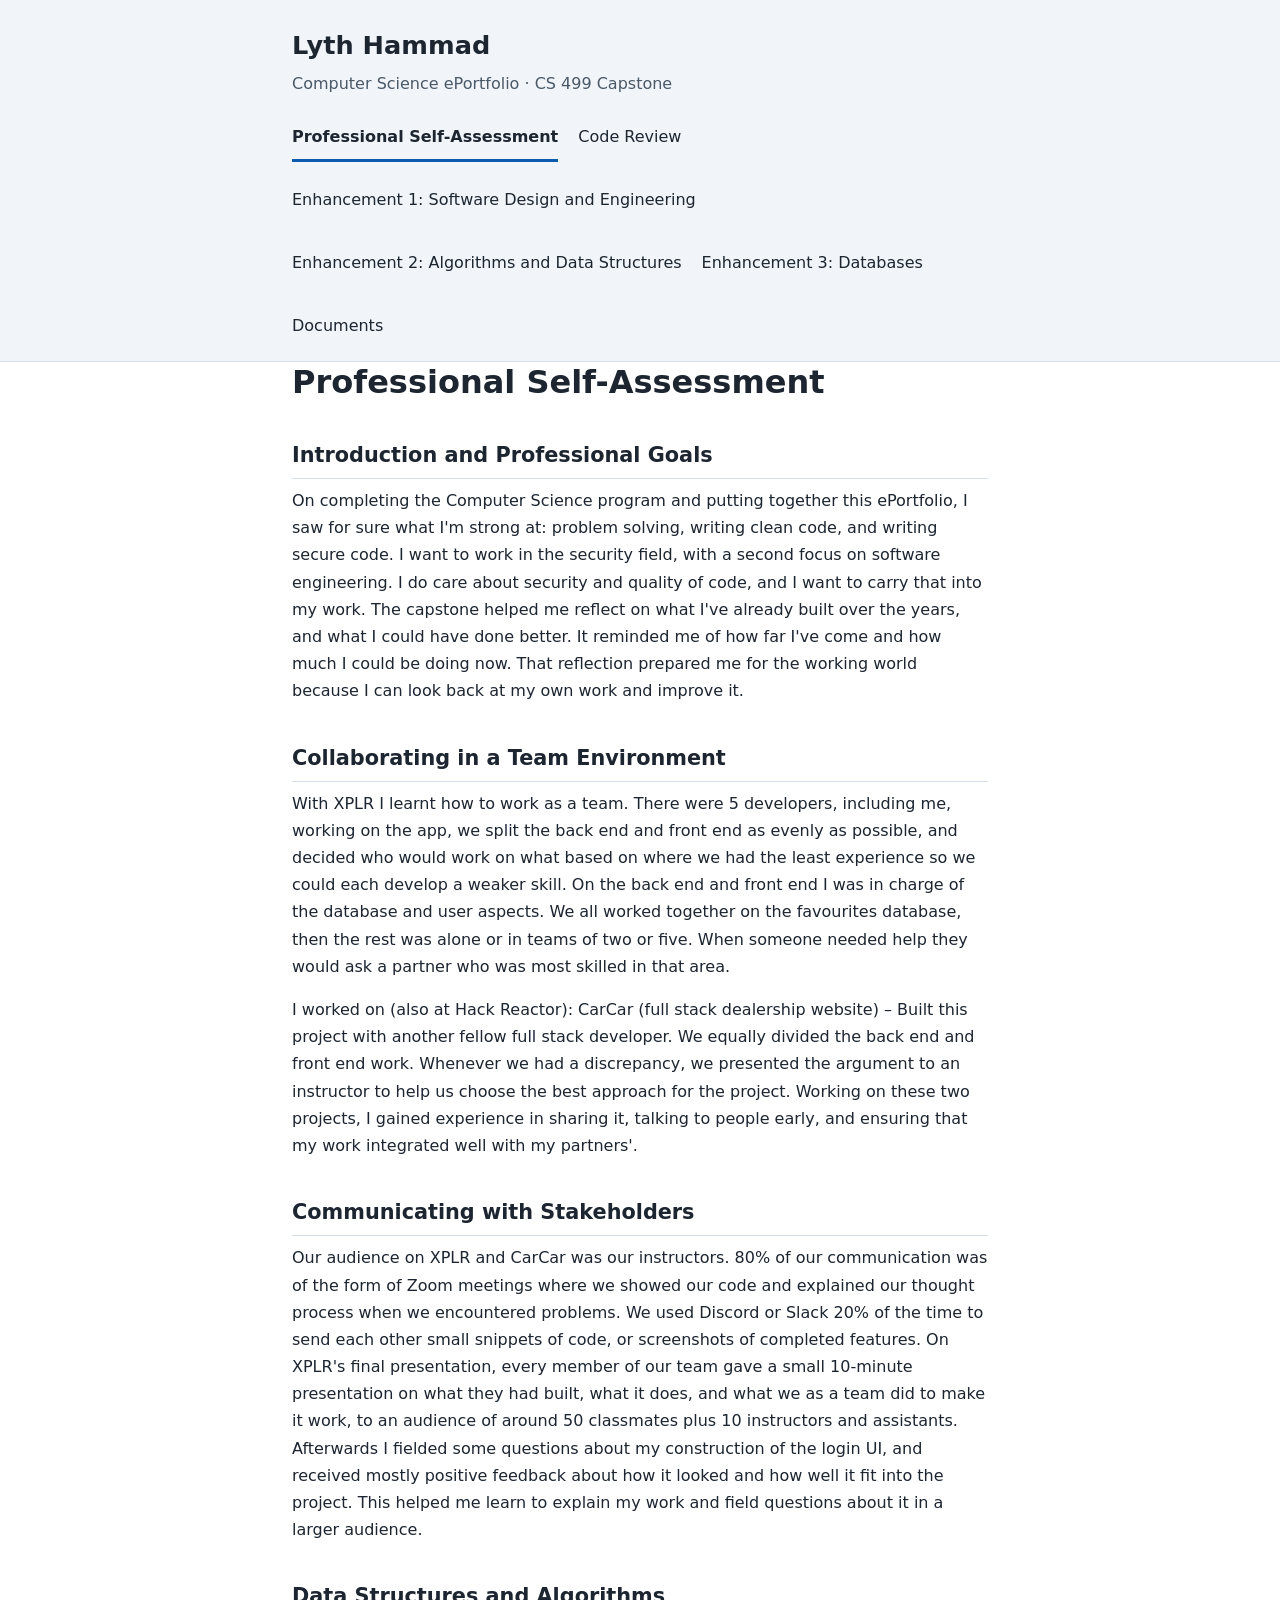
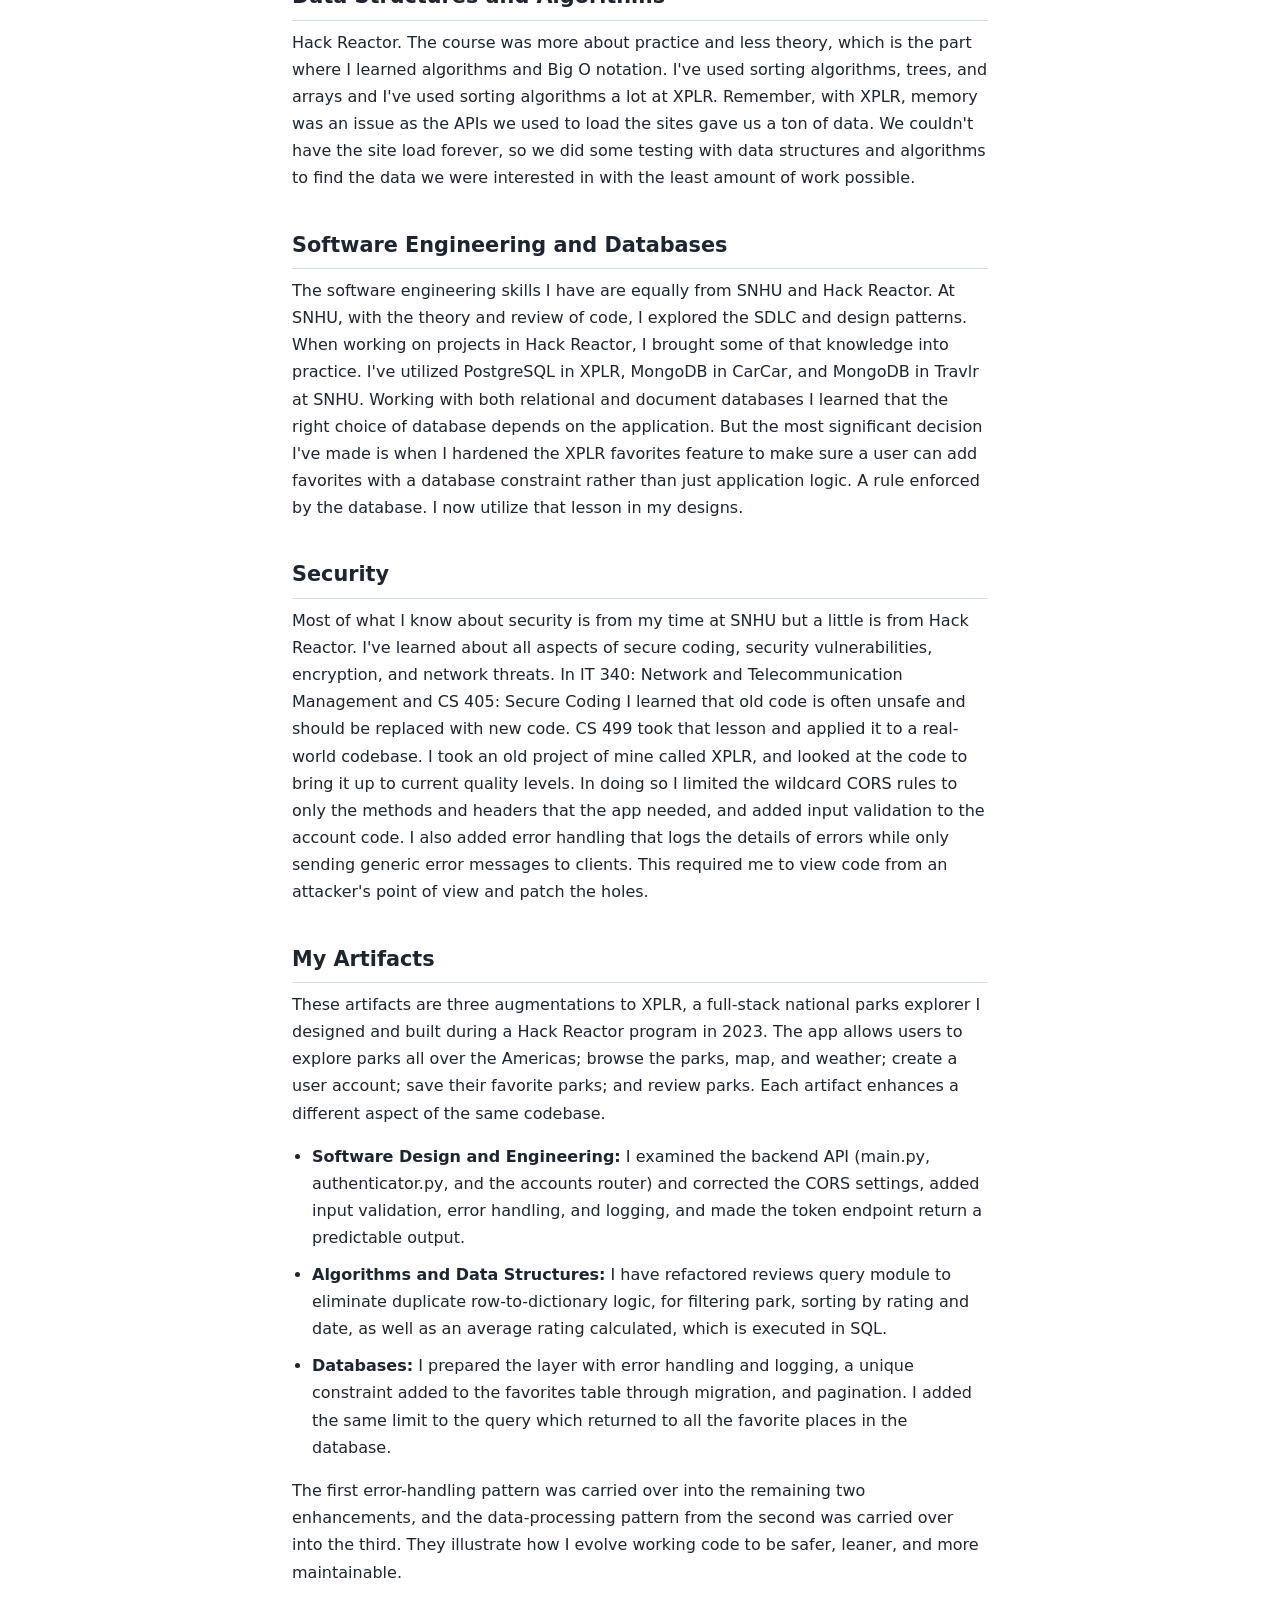
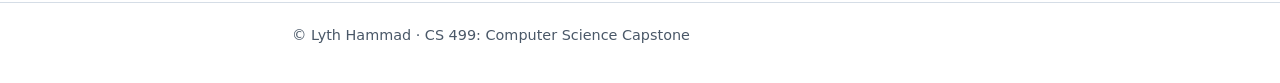
<file: index.html>
<!DOCTYPE html>
<html lang="en">
<head>
<meta charset="utf-8">
<meta name="viewport" content="width=device-width, initial-scale=1">
<title>Professional Self-Assessment | Lyth Hammad</title>
<meta name="description" content="ePortfolio for Lyth Hammad, Computer Science capstone (CS 499).">
<link rel="stylesheet" href="style.css">
</head>
<body>
<a class="skip" href="#main">Skip to main content</a>
<header>
  <div class="wrap">
    <p class="name">Lyth Hammad</p>
    <p class="tagline">Computer Science ePortfolio &middot; CS 499 Capstone</p>
    <nav aria-label="Main navigation">
      <ul>
        <li><a href="index.html" aria-current="page">Professional Self-Assessment</a></li>
        <li><a href="codereview.html">Code Review</a></li>
        <li><a href="enhancement1.html">Enhancement 1: Software Design and Engineering</a></li>
        <li><a href="enhancement2.html">Enhancement 2: Algorithms and Data Structures</a></li>
        <li><a href="enhancement3.html">Enhancement 3: Databases</a></li>
        <li><a href="documents.html">Documents</a></li>
      </ul>
    </nav>
  </div>
</header>
<main id="main" class="wrap">
<h1>Professional Self-Assessment</h1>
<section>
<h2>Introduction and Professional Goals</h2>
<p>On completing the Computer Science program and putting together this ePortfolio, I saw for sure what I'm strong at: problem solving, writing clean code, and writing secure code. I want to work in the security field, with a second focus on software engineering. I do care about security and quality of code, and I want to carry that into my work. The capstone helped me reflect on what I've already built over the years, and what I could have done better. It reminded me of how far I've come and how much I could be doing now. That reflection prepared me for the working world because I can look back at my own work and improve it.</p>
</section>
<section>
<h2>Collaborating in a Team Environment</h2>
<p>With XPLR I learnt how to work as a team. There were 5 developers, including me, working on the app, we split the back end and front end as evenly as possible, and decided who would work on what based on where we had the least experience so we could each develop a weaker skill. On the back end and front end I was in charge of the database and user aspects. We all worked together on the favourites database, then the rest was alone or in teams of two or five. When someone needed help they would ask a partner who was most skilled in that area.</p>
<p>I worked on (also at Hack Reactor): CarCar (full stack dealership website) – Built this project with another fellow full stack developer. We equally divided the back end and front end work. Whenever we had a discrepancy, we presented the argument to an instructor to help us choose the best approach for the project. Working on these two projects, I gained experience in sharing it, talking to people early, and ensuring that my work integrated well with my partners'.</p>
</section>
<section>
<h2>Communicating with Stakeholders</h2>
<p>Our audience on XPLR and CarCar was our instructors. 80% of our communication was of the form of Zoom meetings where we showed our code and explained our thought process when we encountered problems. We used Discord or Slack 20% of the time to send each other small snippets of code, or screenshots of completed features. On XPLR's final presentation, every member of our team gave a small 10-minute presentation on what they had built, what it does, and what we as a team did to make it work, to an audience of around 50 classmates plus 10 instructors and assistants. Afterwards I fielded some questions about my construction of the login UI, and received mostly positive feedback about how it looked and how well it fit into the project. This helped me learn to explain my work and field questions about it in a larger audience.</p>
</section>
<section>
<h2>Data Structures and Algorithms</h2>
<p>Hack Reactor. The course was more about practice and less theory, which is the part where I learned algorithms and Big O notation. I've used sorting algorithms, trees, and arrays and I've used sorting algorithms a lot at XPLR. Remember, with XPLR, memory was an issue as the APIs we used to load the sites gave us a ton of data. We couldn't have the site load forever, so we did some testing with data structures and algorithms to find the data we were interested in with the least amount of work possible.</p>
</section>
<section>
<h2>Software Engineering and Databases</h2>
<p>The software engineering skills I have are equally from SNHU and Hack Reactor. At SNHU, with the theory and review of code, I explored the SDLC and design patterns. When working on projects in Hack Reactor, I brought some of that knowledge into practice. I've utilized PostgreSQL in XPLR, MongoDB in CarCar, and MongoDB in Travlr at SNHU. Working with both relational and document databases I learned that the right choice of database depends on the application. But the most significant decision I've made is when I hardened the XPLR favorites feature to make sure a user can add favorites with a database constraint rather than just application logic. A rule enforced by the database. I now utilize that lesson in my designs.</p>
</section>
<section>
<h2>Security</h2>
<p>Most of what I know about security is from my time at SNHU but a little is from Hack Reactor. I've learned about all aspects of secure coding, security vulnerabilities, encryption, and network threats. In IT 340: Network and Telecommunication Management and CS 405: Secure Coding I learned that old code is often unsafe and should be replaced with new code. CS 499 took that lesson and applied it to a real-world codebase. I took an old project of mine called XPLR, and looked at the code to bring it up to current quality levels. In doing so I limited the wildcard CORS rules to only the methods and headers that the app needed, and added input validation to the account code. I also added error handling that logs the details of errors while only sending generic error messages to clients. This required me to view code from an attacker's point of view and patch the holes.</p>
</section>
<section>
<h2>My Artifacts</h2>
<p>These artifacts are three augmentations to XPLR, a full-stack national parks explorer I designed and built during a Hack Reactor program in 2023. The app allows users to explore parks all over the Americas; browse the parks, map, and weather; create a user account; save their favorite parks; and review parks. Each artifact enhances a different aspect of the same codebase.</p>
<ul>
<li><strong>Software Design and Engineering:</strong> I examined the backend API (main.py, authenticator.py, and the accounts router) and corrected the CORS settings, added input validation, error handling, and logging, and made the token endpoint return a predictable output.</li>
<li><strong>Algorithms and Data Structures:</strong> I have refactored reviews query module to eliminate duplicate row-to-dictionary logic, for filtering park, sorting by rating and date, as well as an average rating calculated, which is executed in SQL.</li>
<li><strong>Databases:</strong> I prepared the layer with error handling and logging, a unique constraint added to the favorites table through migration, and pagination. I added the same limit to the query which returned to all the favorite places in the database.</li>
</ul>
<p>The first error-handling pattern was carried over into the remaining two enhancements, and the data-processing pattern from the second was carried over into the third. They illustrate how I evolve working code to be safer, leaner, and more maintainable.</p>
</section>
</main>
<footer>
  <div class="wrap"><p>&copy; Lyth Hammad &middot; CS 499: Computer Science Capstone</p></div>
</footer>
</body>
</html>
</file>
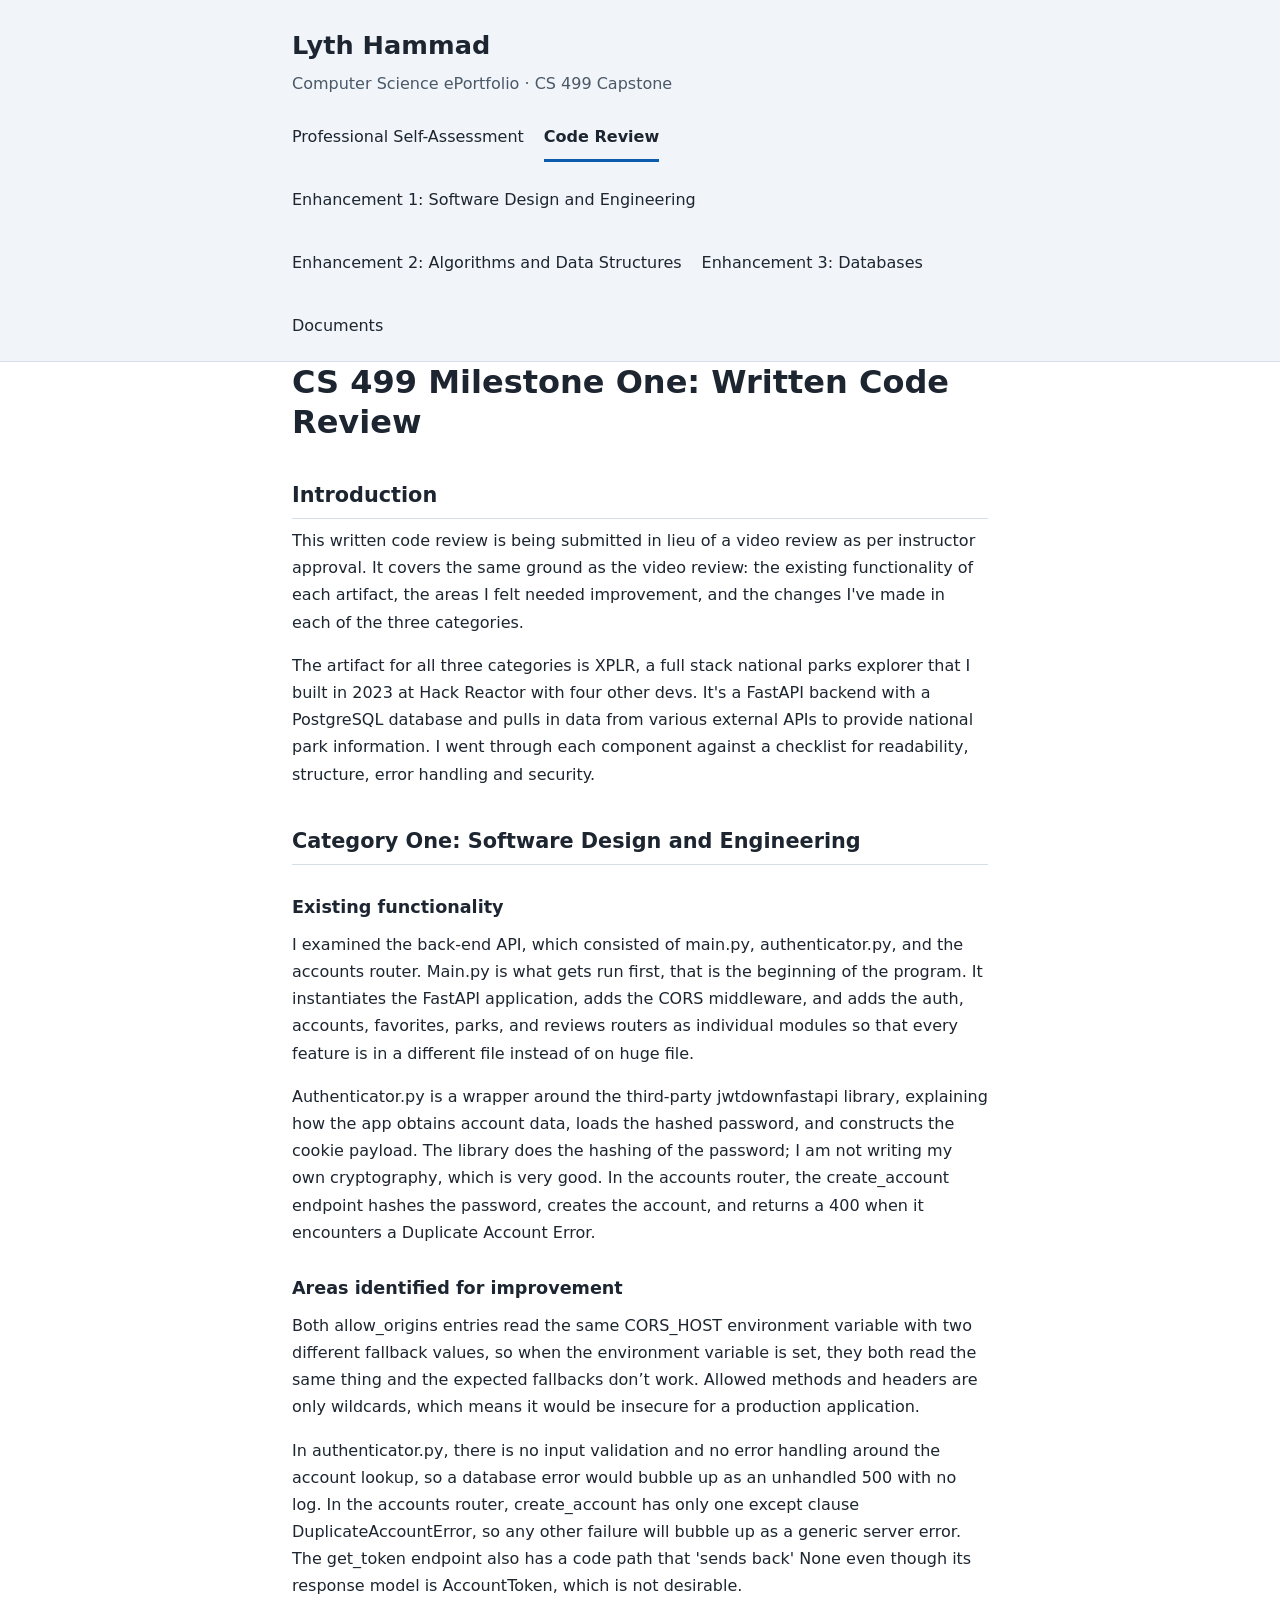
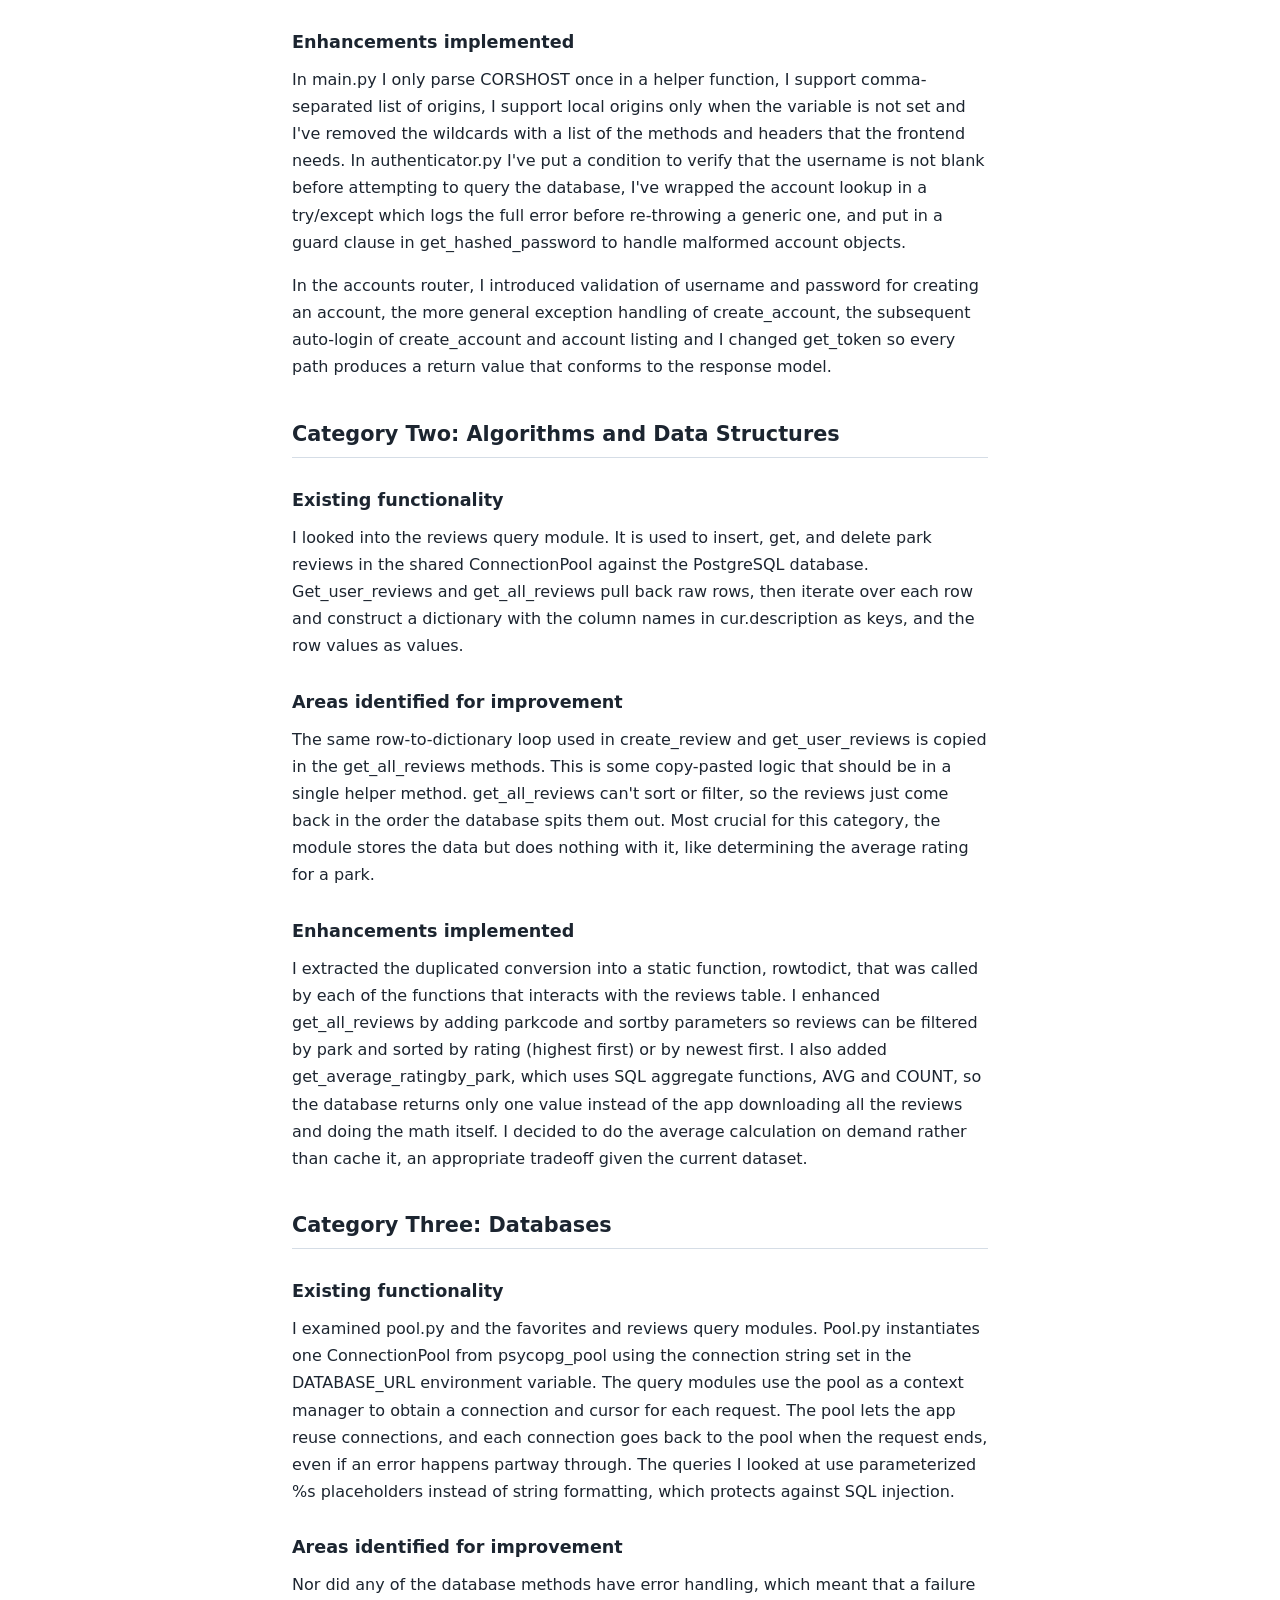
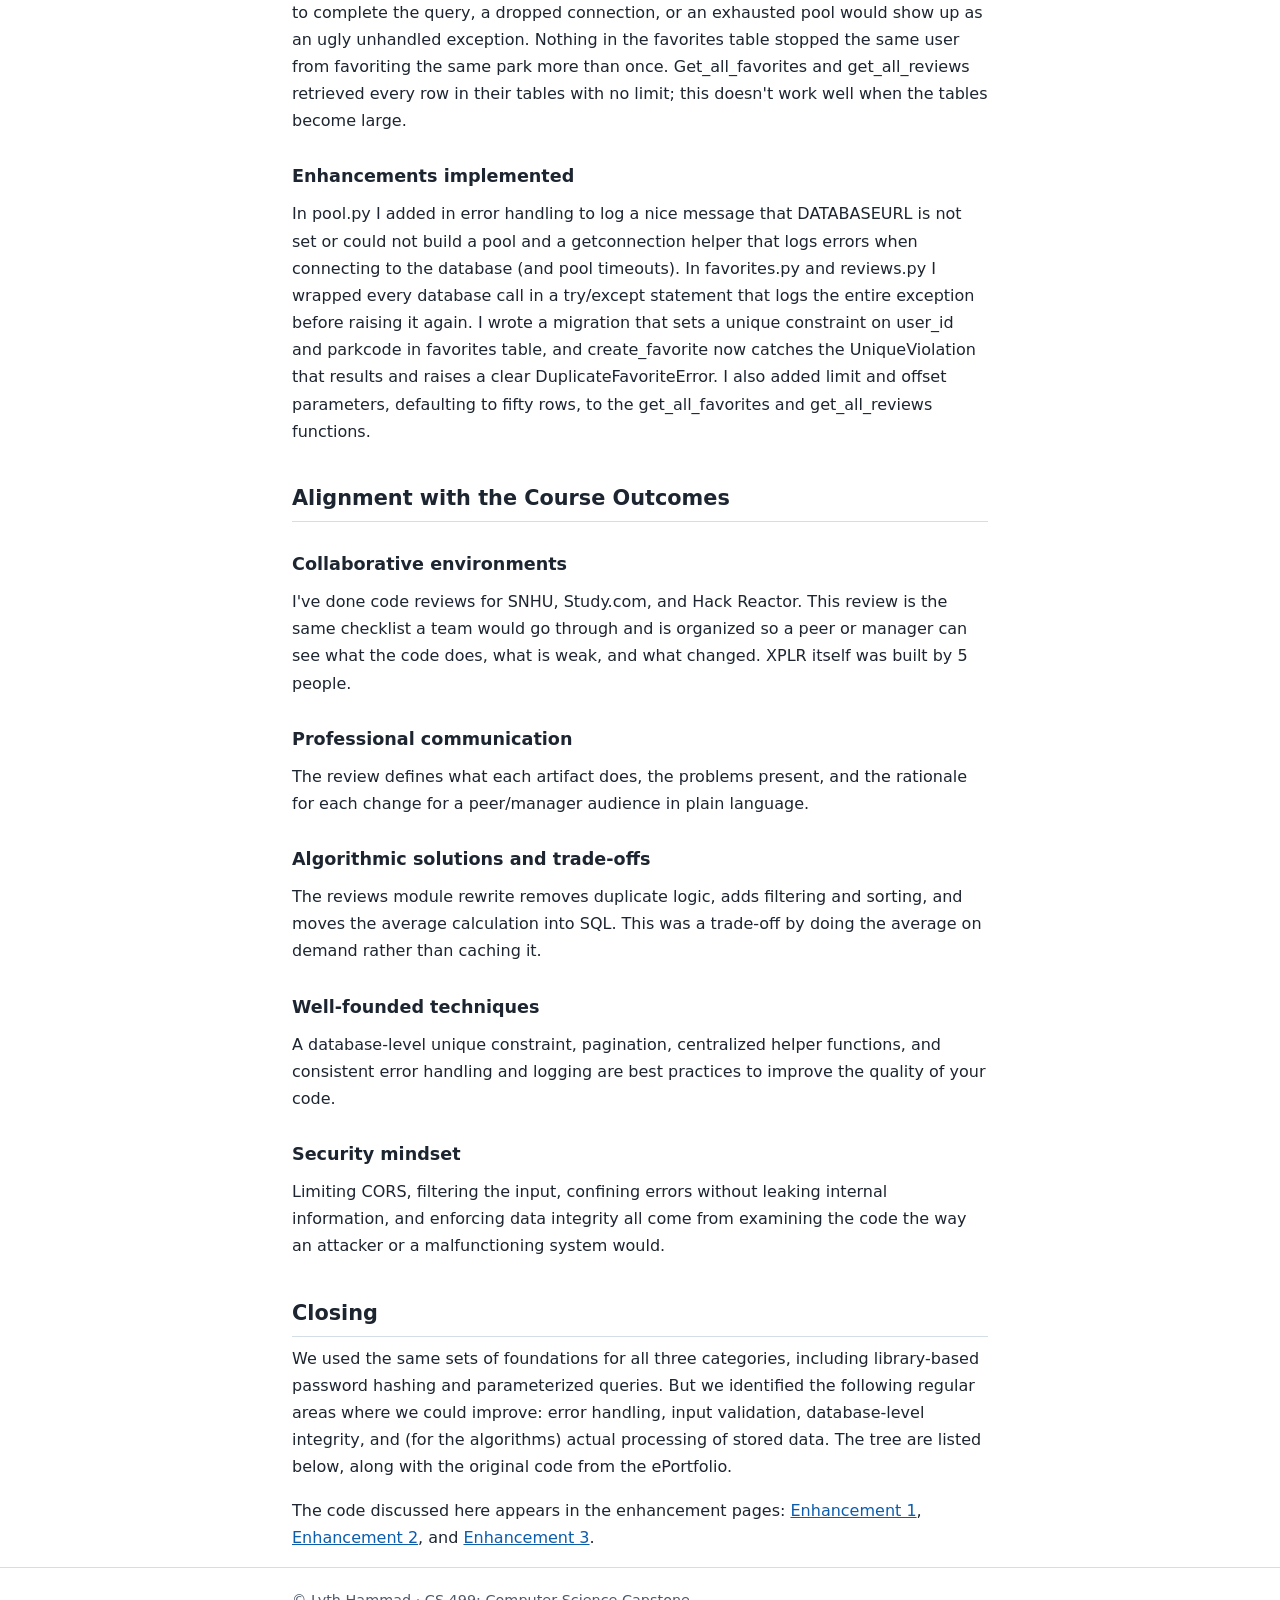
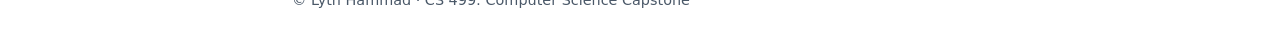
<file: codereview.html>
<!DOCTYPE html>
<html lang="en">
<head>
<meta charset="utf-8">
<meta name="viewport" content="width=device-width, initial-scale=1">
<title>Written Code Review | Lyth Hammad</title>
<meta name="description" content="ePortfolio for Lyth Hammad, Computer Science capstone (CS 499).">
<link rel="stylesheet" href="style.css">
</head>
<body>
<a class="skip" href="#main">Skip to main content</a>
<header>
  <div class="wrap">
    <p class="name">Lyth Hammad</p>
    <p class="tagline">Computer Science ePortfolio &middot; CS 499 Capstone</p>
    <nav aria-label="Main navigation">
      <ul>
        <li><a href="index.html">Professional Self-Assessment</a></li>
        <li><a href="codereview.html" aria-current="page">Code Review</a></li>
        <li><a href="enhancement1.html">Enhancement 1: Software Design and Engineering</a></li>
        <li><a href="enhancement2.html">Enhancement 2: Algorithms and Data Structures</a></li>
        <li><a href="enhancement3.html">Enhancement 3: Databases</a></li>
        <li><a href="documents.html">Documents</a></li>
      </ul>
    </nav>
  </div>
</header>
<main id="main" class="wrap">
<h1>CS 499 Milestone One: Written Code Review</h1>
<section>
<h2>Introduction</h2>
<p>This written code review is being submitted in lieu of a video review as per instructor approval. It covers the same ground as the video review: the existing functionality of each artifact, the areas I felt needed improvement, and the changes I've made in each of the three categories.</p>
<p>The artifact for all three categories is XPLR, a full stack national parks explorer that I built in 2023 at Hack Reactor with four other devs. It's a FastAPI backend with a PostgreSQL database and pulls in data from various external APIs to provide national park information. I went through each component against a checklist for readability, structure, error handling and security.</p>
</section>
<section>
<h2>Category One: Software Design and Engineering</h2>
<h3>Existing functionality</h3>
<p>I examined the back-end API, which consisted of main.py, authenticator.py, and the accounts router. Main.py is what gets run first, that is the beginning of the program. It instantiates the FastAPI application, adds the CORS middleware, and adds the auth, accounts, favorites, parks, and reviews routers as individual modules so that every feature is in a different file instead of on huge file.</p>
<p>Authenticator.py is a wrapper around the third-party jwtdownfastapi library, explaining how the app obtains account data, loads the hashed password, and constructs the cookie payload. The library does the hashing of the password; I am not writing my own cryptography, which is very good. In the accounts router, the create_account endpoint hashes the password, creates the account, and returns a 400 when it encounters a Duplicate Account Error.</p>
<h3>Areas identified for improvement</h3>
<p>Both allow_origins entries read the same CORS_HOST environment variable with two different fallback values, so when the environment variable is set, they both read the same thing and the expected fallbacks don’t work. Allowed methods and headers are only wildcards, which means it would be insecure for a production application.</p>
<p>In authenticator.py, there is no input validation and no error handling around the account lookup, so a database error would bubble up as an unhandled 500 with no log. In the accounts router, create_account has only one except clause DuplicateAccountError, so any other failure will bubble up as a generic server error. The get_token endpoint also has a code path that 'sends back' None even though its response model is AccountToken, which is not desirable.</p>
<h3>Enhancements implemented</h3>
<p>In main.py I only parse CORSHOST once in a helper function, I support comma-separated list of origins, I support local origins only when the variable is not set and I've removed the wildcards with a list of the methods and headers that the frontend needs. In authenticator.py I've put a condition to verify that the username is not blank before attempting to query the database, I've wrapped the account lookup in a try/except which logs the full error before re-throwing a generic one, and put in a guard clause in get_hashed_password to handle malformed account objects.</p>
<p>In the accounts router, I introduced validation of username and password for creating an account, the more general exception handling of create_account, the subsequent auto-login of create_account and account listing and I changed get_token so every path produces a return value that conforms to the response model.</p>
</section>
<section>
<h2>Category Two: Algorithms and Data Structures</h2>
<h3>Existing functionality</h3>
<p>I looked into the reviews query module. It is used to insert, get, and delete park reviews in the shared ConnectionPool against the PostgreSQL database. Get_user_reviews and get_all_reviews pull back raw rows, then iterate over each row and construct a dictionary with the column names in cur.description as keys, and the row values as values.</p>
<h3>Areas identified for improvement</h3>
<p>The same row-to-dictionary loop used in create_review and get_user_reviews is copied in the get_all_reviews methods. This is some copy-pasted logic that should be in a single helper method. get_all_reviews can't sort or filter, so the reviews just come back in the order the database spits them out. Most crucial for this category, the module stores the data but does nothing with it, like determining the average rating for a park.</p>
<h3>Enhancements implemented</h3>
<p>I extracted the duplicated conversion into a static function, rowtodict, that was called by each of the functions that interacts with the reviews table. I enhanced get_all_reviews by adding parkcode and sortby parameters so reviews can be filtered by park and sorted by rating (highest first) or by newest first. I also added get_average_ratingby_park, which uses SQL aggregate functions, AVG and COUNT, so the database returns only one value instead of the app downloading all the reviews and doing the math itself. I decided to do the average calculation on demand rather than cache it, an appropriate tradeoff given the current dataset.</p>
</section>
<section>
<h2>Category Three: Databases</h2>
<h3>Existing functionality</h3>
<p>I examined pool.py and the favorites and reviews query modules. Pool.py instantiates one ConnectionPool from psycopg_pool using the connection string set in the DATABASE_URL environment variable. The query modules use the pool as a context manager to obtain a connection and cursor for each request. The pool lets the app reuse connections, and each connection goes back to the pool when the request ends, even if an error happens partway through. The queries I looked at use parameterized %s placeholders instead of string formatting, which protects against SQL injection.</p>
<h3>Areas identified for improvement</h3>
<p>Nor did any of the database methods have error handling, which meant that a failure to complete the query, a dropped connection, or an exhausted pool would show up as an ugly unhandled exception. Nothing in the favorites table stopped the same user from favoriting the same park more than once. Get_all_favorites and get_all_reviews retrieved every row in their tables with no limit; this doesn't work well when the tables become large.</p>
<h3>Enhancements implemented</h3>
<p>In pool.py I added in error handling to log a nice message that DATABASEURL is not set or could not build a pool and a getconnection helper that logs errors when connecting to the database (and pool timeouts). In favorites.py and reviews.py I wrapped every database call in a try/except statement that logs the entire exception before raising it again. I wrote a migration that sets a unique constraint on user_id and parkcode in favorites table, and create_favorite now catches the UniqueViolation that results and raises a clear DuplicateFavoriteError. I also added limit and offset parameters, defaulting to fifty rows, to the get_all_favorites and get_all_reviews functions.</p>
</section>
<section>
<h2>Alignment with the Course Outcomes</h2>
<h3>Collaborative environments</h3>
<p>I've done code reviews for SNHU, Study.com, and Hack Reactor. This review is the same checklist a team would go through and is organized so a peer or manager can see what the code does, what is weak, and what changed. XPLR itself was built by 5 people.</p>
<h3>Professional communication</h3>
<p>The review defines what each artifact does, the problems present, and the rationale for each change for a peer/manager audience in plain language.</p>
<h3>Algorithmic solutions and trade-offs</h3>
<p>The reviews module rewrite removes duplicate logic, adds filtering and sorting, and moves the average calculation into SQL. This was a trade-off by doing the average on demand rather than caching it.</p>
<h3>Well-founded techniques</h3>
<p>A database-level unique constraint, pagination, centralized helper functions, and consistent error handling and logging are best practices to improve the quality of your code.</p>
<h3>Security mindset</h3>
<p>Limiting CORS, filtering the input, confining errors without leaking internal information, and enforcing data integrity all come from examining the code the way an attacker or a malfunctioning system would.</p>
</section>
<section>
<h2>Closing</h2>
<p>We used the same sets of foundations for all three categories, including library-based password hashing and parameterized queries. But we identified the following regular areas where we could improve: error handling, input validation, database-level integrity, and (for the algorithms) actual processing of stored data. The tree are listed below, along with the original code from the ePortfolio.</p>
</section>
<p>The code discussed here appears in the enhancement pages: <a href="enhancement1.html">Enhancement 1</a>, <a href="enhancement2.html">Enhancement 2</a>, and <a href="enhancement3.html">Enhancement 3</a>.</p>

</main>
<footer>
  <div class="wrap"><p>&copy; Lyth Hammad &middot; CS 499: Computer Science Capstone</p></div>
</footer>
</body>
</html>
</file>
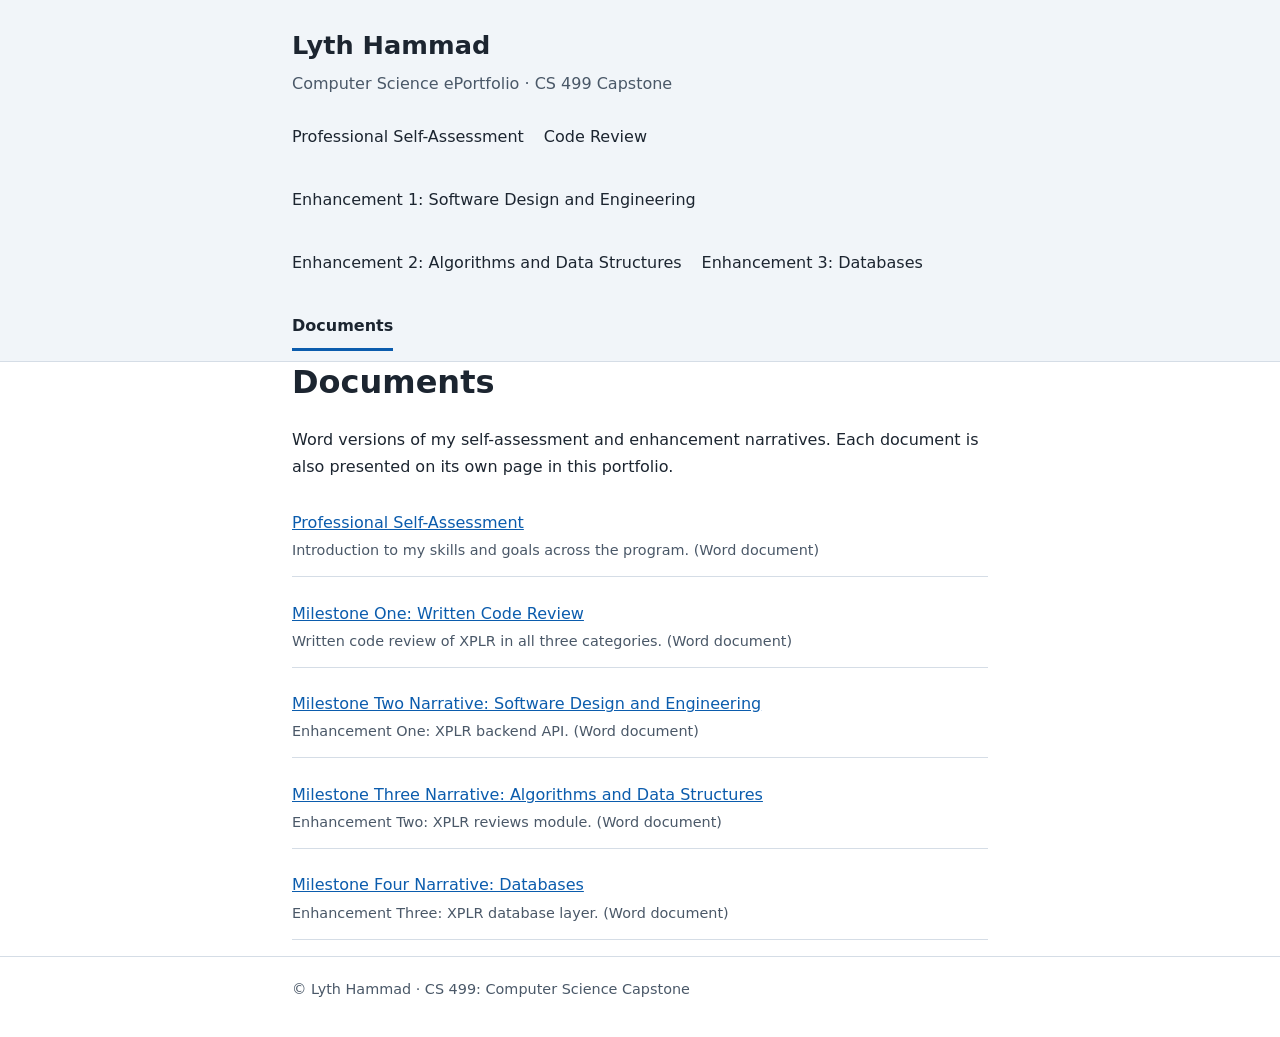
<file: documents.html>
<!DOCTYPE html>
<html lang="en">
<head>
<meta charset="utf-8">
<meta name="viewport" content="width=device-width, initial-scale=1">
<title>Documents | Lyth Hammad</title>
<meta name="description" content="ePortfolio for Lyth Hammad, Computer Science capstone (CS 499).">
<link rel="stylesheet" href="style.css">
</head>
<body>
<a class="skip" href="#main">Skip to main content</a>
<header>
  <div class="wrap">
    <p class="name">Lyth Hammad</p>
    <p class="tagline">Computer Science ePortfolio &middot; CS 499 Capstone</p>
    <nav aria-label="Main navigation">
      <ul>
        <li><a href="index.html">Professional Self-Assessment</a></li>
        <li><a href="codereview.html">Code Review</a></li>
        <li><a href="enhancement1.html">Enhancement 1: Software Design and Engineering</a></li>
        <li><a href="enhancement2.html">Enhancement 2: Algorithms and Data Structures</a></li>
        <li><a href="enhancement3.html">Enhancement 3: Databases</a></li>
        <li><a href="documents.html" aria-current="page">Documents</a></li>
      </ul>
    </nav>
  </div>
</header>
<main id="main" class="wrap">
<h1>Documents</h1>
<p>Word versions of my self-assessment and enhancement narratives. Each document is also presented on its own page in this portfolio.</p>
<ul class="docs">
<li><a href="documents/Professional_Self-Assessment_Lyth-Hammad.docx" download>Professional Self-Assessment</a><br><span class="note">Introduction to my skills and goals across the program. (Word document)</span></li>
<li><a href="documents/CS499_Milestone_One_Written_Code_Review_Lyth-Hammad.docx" download>Milestone One: Written Code Review</a><br><span class="note">Written code review of XPLR in all three categories. (Word document)</span></li>
<li><a href="documents/CS499_Milestone_Two_Narrative_Lyth-Hammad.docx" download>Milestone Two Narrative: Software Design and Engineering</a><br><span class="note">Enhancement One: XPLR backend API. (Word document)</span></li>
<li><a href="documents/CS499_Milestone_Three_Narrative_Lyth-Hammad.docx" download>Milestone Three Narrative: Algorithms and Data Structures</a><br><span class="note">Enhancement Two: XPLR reviews module. (Word document)</span></li>
<li><a href="documents/CS499_Milestone_Four_Narrative_Lyth-Hammad.docx" download>Milestone Four Narrative: Databases</a><br><span class="note">Enhancement Three: XPLR database layer. (Word document)</span></li>
</ul>

</main>
<footer>
  <div class="wrap"><p>&copy; Lyth Hammad &middot; CS 499: Computer Science Capstone</p></div>
</footer>
</body>
</html>
</file>
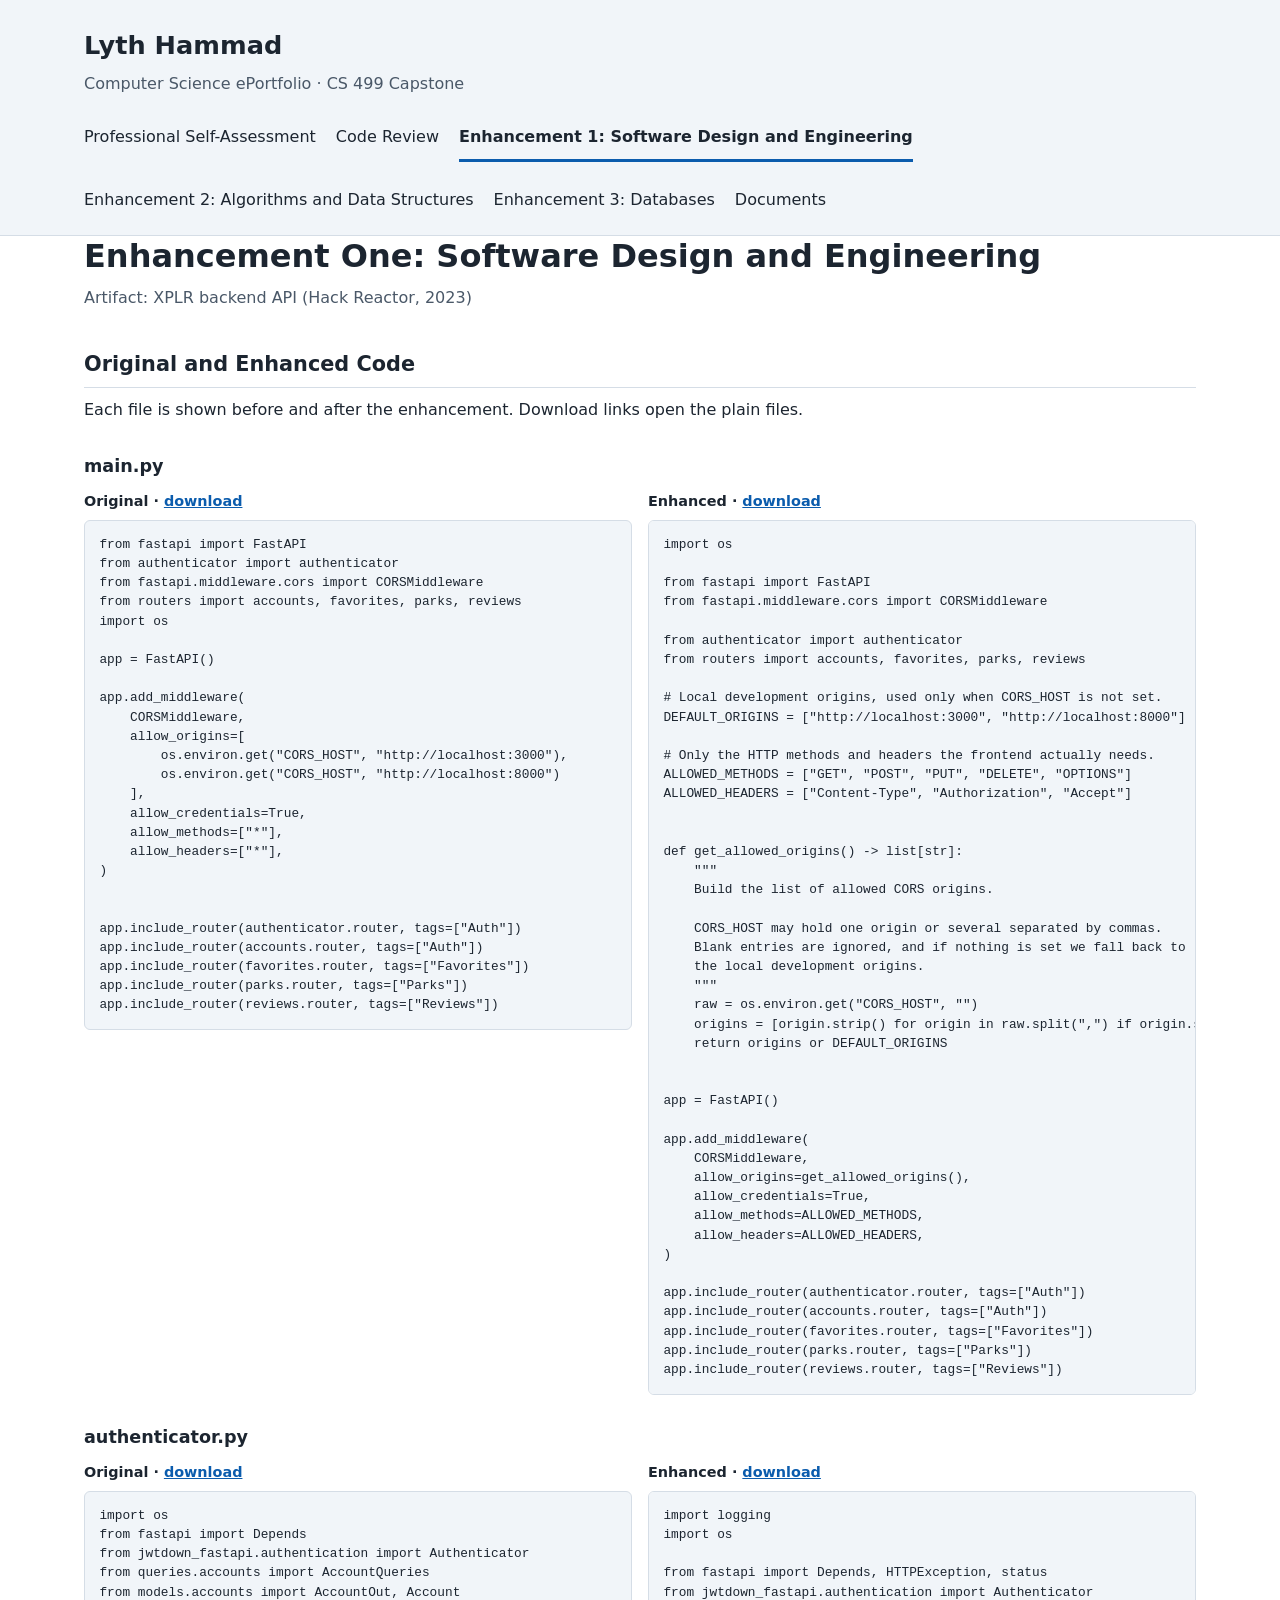
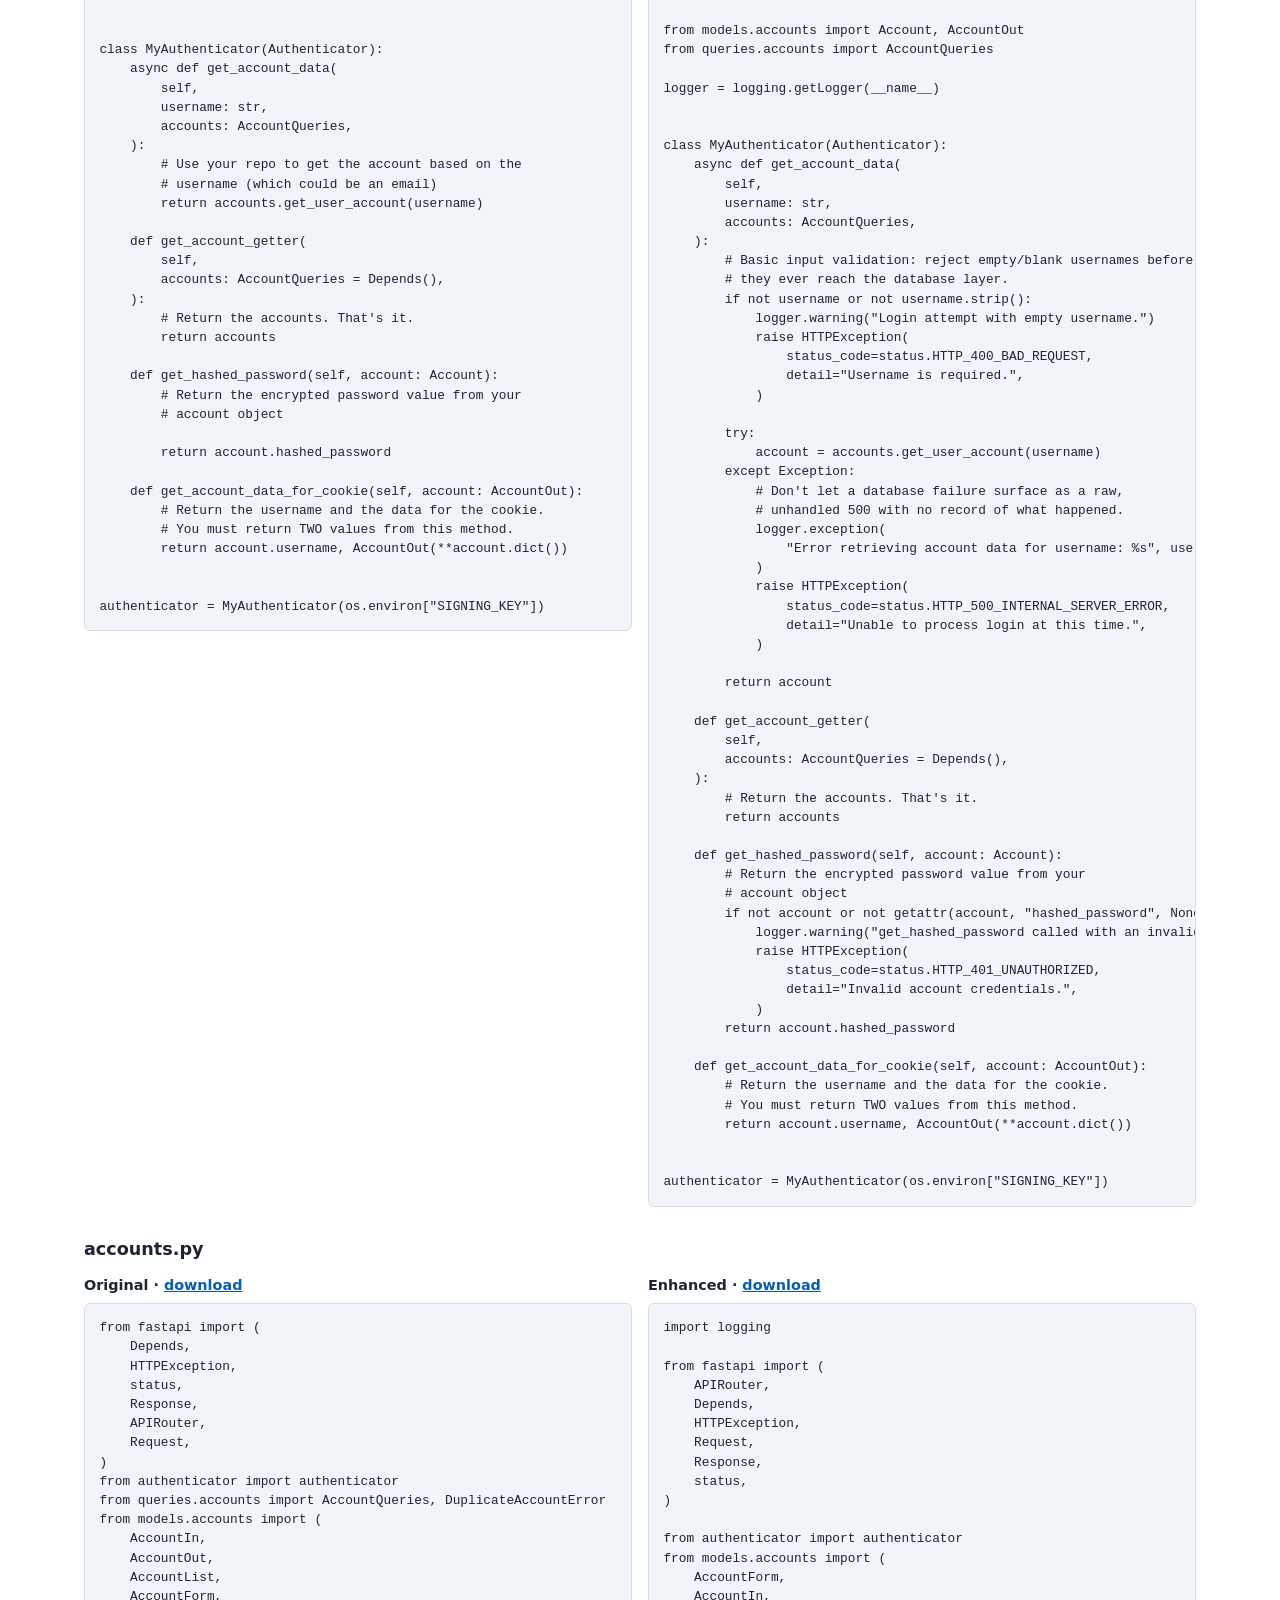
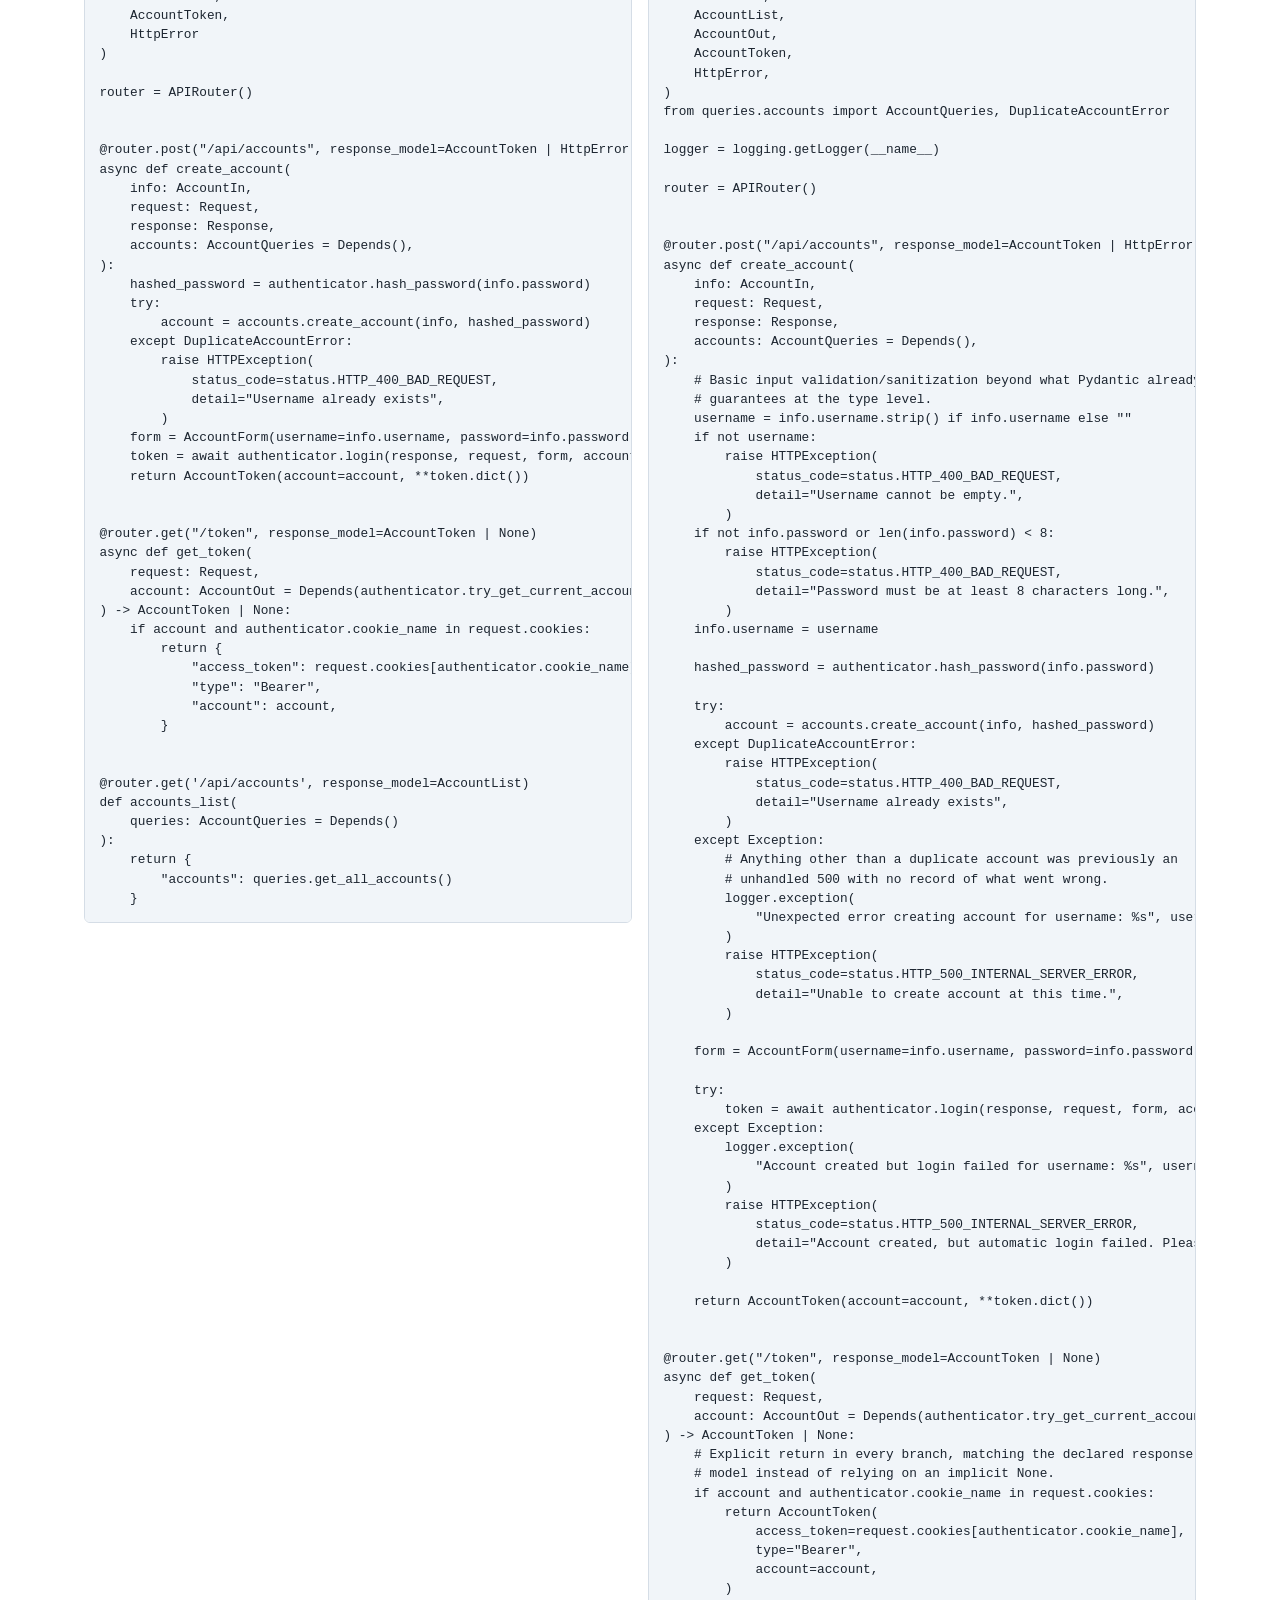
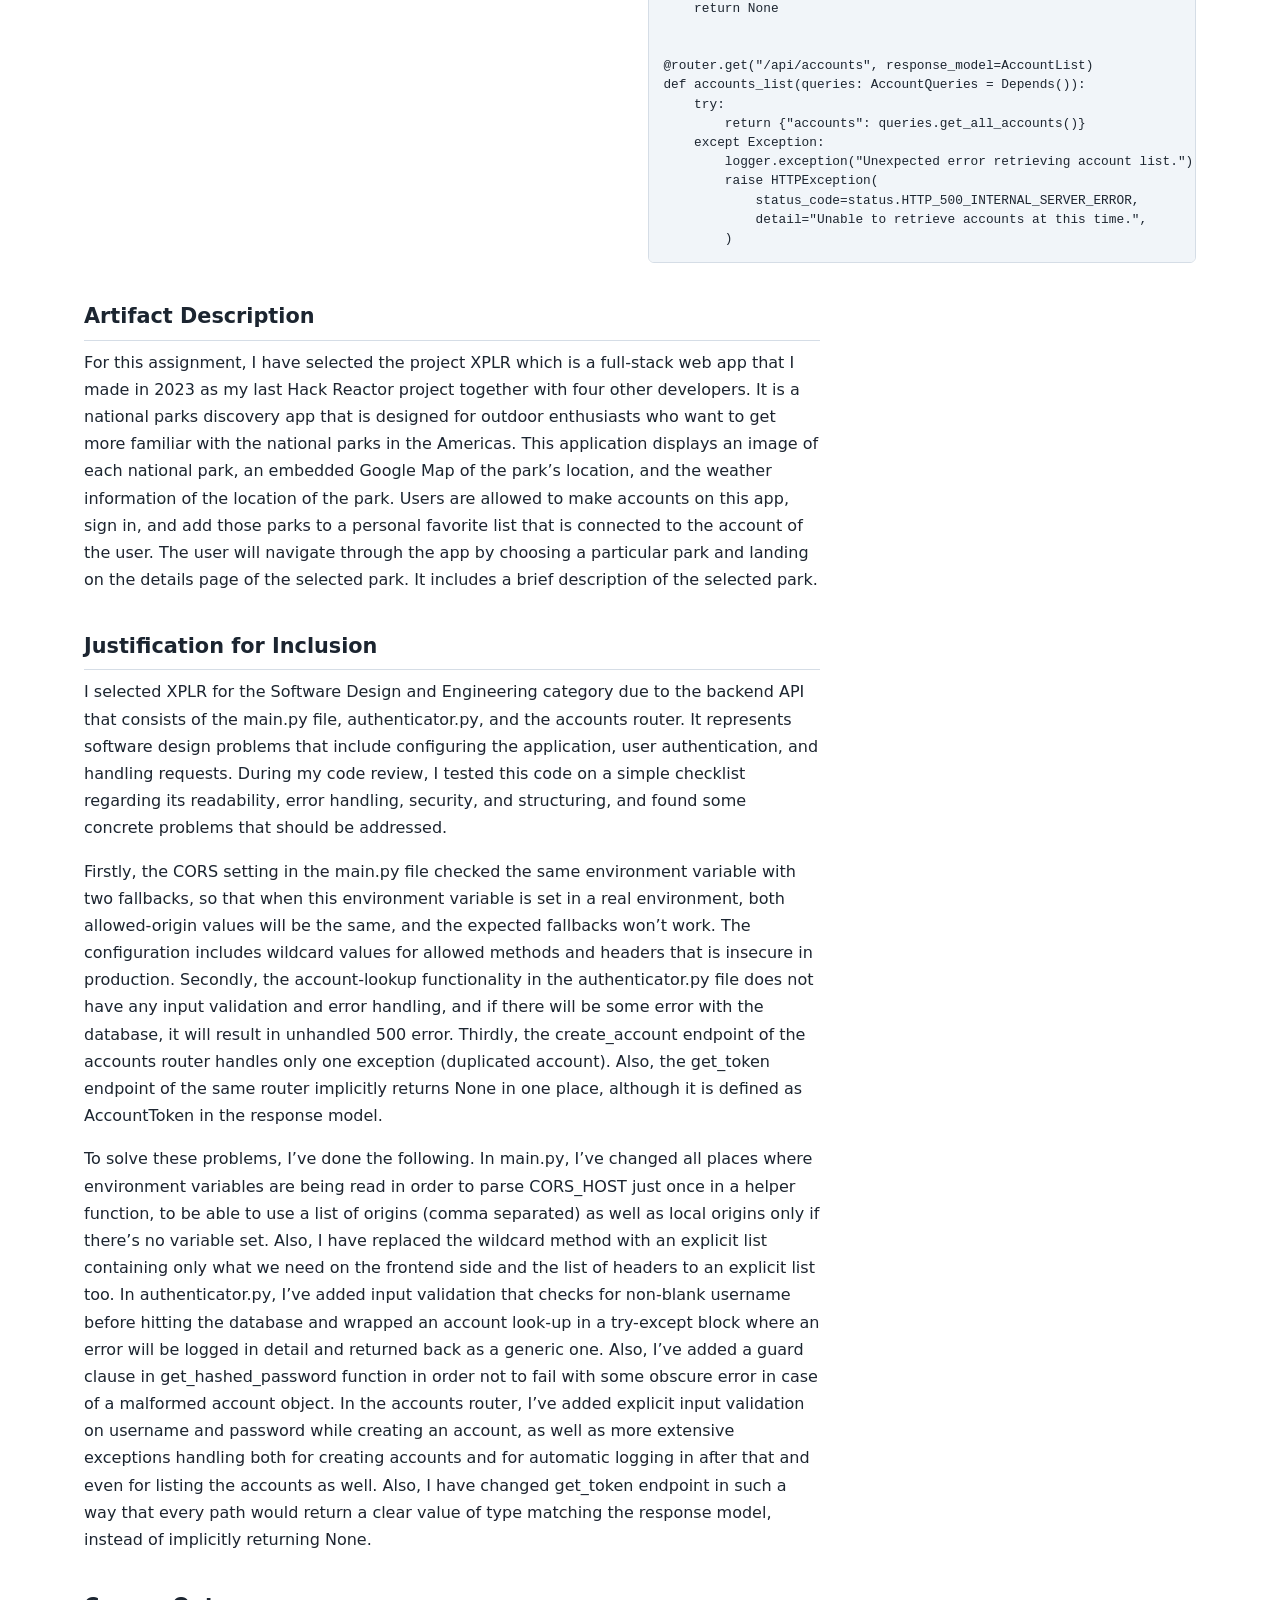
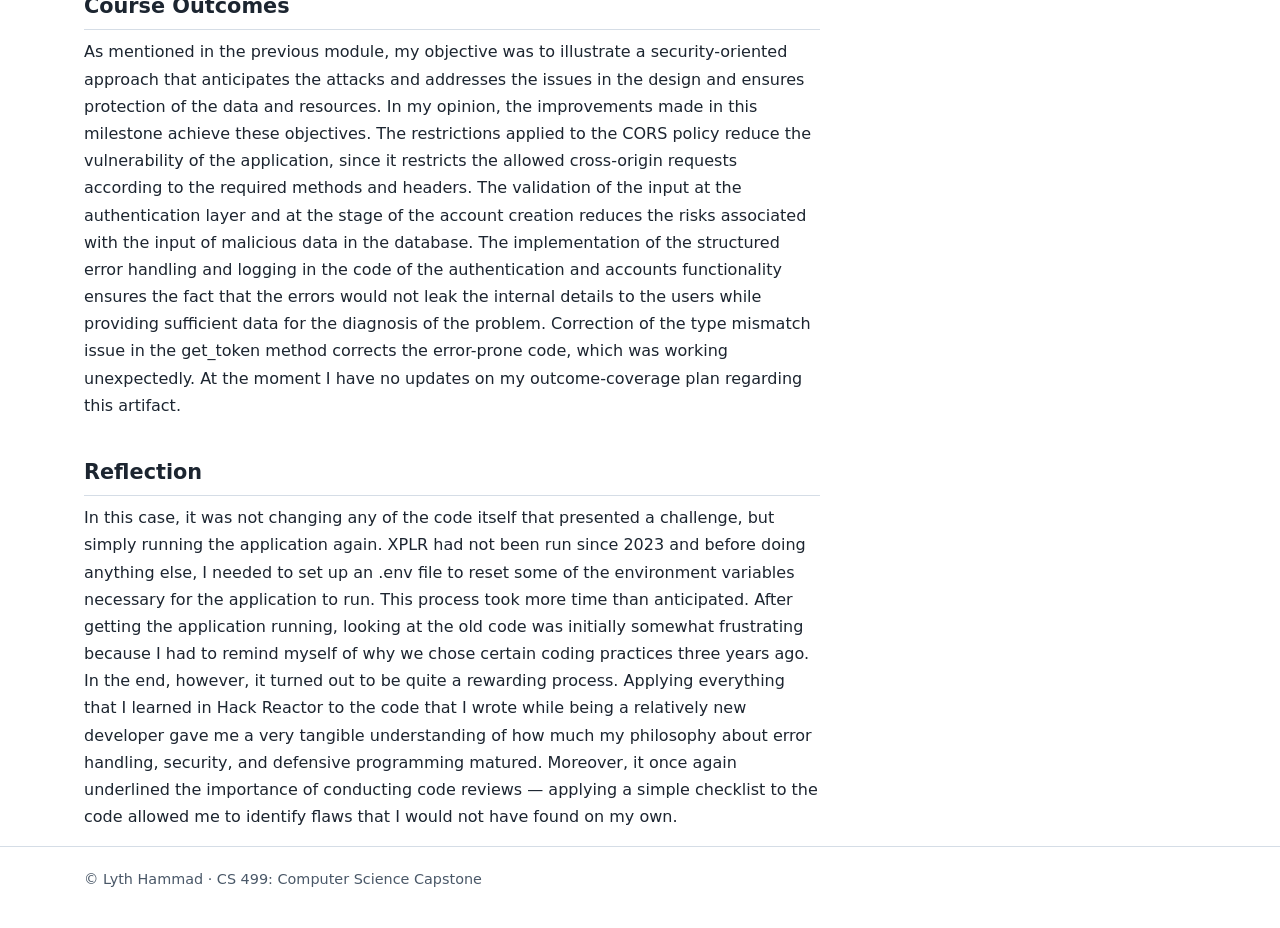
<file: enhancement1.html>
<!DOCTYPE html>
<html lang="en">
<head>
<meta charset="utf-8">
<meta name="viewport" content="width=device-width, initial-scale=1">
<title>Enhancement One: Software Design and Engineering | Lyth Hammad</title>
<meta name="description" content="ePortfolio for Lyth Hammad, Computer Science capstone (CS 499).">
<link rel="stylesheet" href="style.css">
</head>
<body>
<a class="skip" href="#main">Skip to main content</a>
<header>
  <div class="wrap wide">
    <p class="name">Lyth Hammad</p>
    <p class="tagline">Computer Science ePortfolio &middot; CS 499 Capstone</p>
    <nav aria-label="Main navigation">
      <ul>
        <li><a href="index.html">Professional Self-Assessment</a></li>
        <li><a href="codereview.html">Code Review</a></li>
        <li><a href="enhancement1.html" aria-current="page">Enhancement 1: Software Design and Engineering</a></li>
        <li><a href="enhancement2.html">Enhancement 2: Algorithms and Data Structures</a></li>
        <li><a href="enhancement3.html">Enhancement 3: Databases</a></li>
        <li><a href="documents.html">Documents</a></li>
      </ul>
    </nav>
  </div>
</header>
<main id="main" class="wrap wide">
<h1>Enhancement One: Software Design and Engineering</h1>
<p class="sub">Artifact: XPLR backend API (Hack Reactor, 2023)</p>
<section>
<h2>Original and Enhanced Code</h2>
<p>Each file is shown before and after the enhancement. Download links open the plain files.</p>
<h3>main.py</h3>
<div class="compare">
<div>
<p class="label">Original &middot; <a href="artifacts/enhancement1/original/main.py" download>download</a></p>
<pre tabindex="0"><code>from fastapi import FastAPI
from authenticator import authenticator
from fastapi.middleware.cors import CORSMiddleware
from routers import accounts, favorites, parks, reviews
import os

app = FastAPI()

app.add_middleware(
    CORSMiddleware,
    allow_origins=[
        os.environ.get("CORS_HOST", "http://localhost:3000"),
        os.environ.get("CORS_HOST", "http://localhost:8000")
    ],
    allow_credentials=True,
    allow_methods=["*"],
    allow_headers=["*"],
)


app.include_router(authenticator.router, tags=["Auth"])
app.include_router(accounts.router, tags=["Auth"])
app.include_router(favorites.router, tags=["Favorites"])
app.include_router(parks.router, tags=["Parks"])
app.include_router(reviews.router, tags=["Reviews"])</code></pre>
</div>
<div>
<p class="label">Enhanced &middot; <a href="artifacts/enhancement1/enhanced/main.py" download>download</a></p>
<pre tabindex="0"><code>import os

from fastapi import FastAPI
from fastapi.middleware.cors import CORSMiddleware

from authenticator import authenticator
from routers import accounts, favorites, parks, reviews

# Local development origins, used only when CORS_HOST is not set.
DEFAULT_ORIGINS = ["http://localhost:3000", "http://localhost:8000"]

# Only the HTTP methods and headers the frontend actually needs.
ALLOWED_METHODS = ["GET", "POST", "PUT", "DELETE", "OPTIONS"]
ALLOWED_HEADERS = ["Content-Type", "Authorization", "Accept"]


def get_allowed_origins() -&gt; list[str]:
    """
    Build the list of allowed CORS origins.

    CORS_HOST may hold one origin or several separated by commas.
    Blank entries are ignored, and if nothing is set we fall back to
    the local development origins.
    """
    raw = os.environ.get("CORS_HOST", "")
    origins = [origin.strip() for origin in raw.split(",") if origin.strip()]
    return origins or DEFAULT_ORIGINS


app = FastAPI()

app.add_middleware(
    CORSMiddleware,
    allow_origins=get_allowed_origins(),
    allow_credentials=True,
    allow_methods=ALLOWED_METHODS,
    allow_headers=ALLOWED_HEADERS,
)

app.include_router(authenticator.router, tags=["Auth"])
app.include_router(accounts.router, tags=["Auth"])
app.include_router(favorites.router, tags=["Favorites"])
app.include_router(parks.router, tags=["Parks"])
app.include_router(reviews.router, tags=["Reviews"])</code></pre>
</div>
</div>
<h3>authenticator.py</h3>
<div class="compare">
<div>
<p class="label">Original &middot; <a href="artifacts/enhancement1/original/authenticator.py" download>download</a></p>
<pre tabindex="0"><code>import os
from fastapi import Depends
from jwtdown_fastapi.authentication import Authenticator
from queries.accounts import AccountQueries
from models.accounts import AccountOut, Account


class MyAuthenticator(Authenticator):
    async def get_account_data(
        self,
        username: str,
        accounts: AccountQueries,
    ):
        # Use your repo to get the account based on the
        # username (which could be an email)
        return accounts.get_user_account(username)

    def get_account_getter(
        self,
        accounts: AccountQueries = Depends(),
    ):
        # Return the accounts. That's it.
        return accounts

    def get_hashed_password(self, account: Account):
        # Return the encrypted password value from your
        # account object

        return account.hashed_password

    def get_account_data_for_cookie(self, account: AccountOut):
        # Return the username and the data for the cookie.
        # You must return TWO values from this method.
        return account.username, AccountOut(**account.dict())


authenticator = MyAuthenticator(os.environ["SIGNING_KEY"])</code></pre>
</div>
<div>
<p class="label">Enhanced &middot; <a href="artifacts/enhancement1/enhanced/authenticator.py" download>download</a></p>
<pre tabindex="0"><code>import logging
import os

from fastapi import Depends, HTTPException, status
from jwtdown_fastapi.authentication import Authenticator

from models.accounts import Account, AccountOut
from queries.accounts import AccountQueries

logger = logging.getLogger(__name__)


class MyAuthenticator(Authenticator):
    async def get_account_data(
        self,
        username: str,
        accounts: AccountQueries,
    ):
        # Basic input validation: reject empty/blank usernames before
        # they ever reach the database layer.
        if not username or not username.strip():
            logger.warning("Login attempt with empty username.")
            raise HTTPException(
                status_code=status.HTTP_400_BAD_REQUEST,
                detail="Username is required.",
            )

        try:
            account = accounts.get_user_account(username)
        except Exception:
            # Don't let a database failure surface as a raw,
            # unhandled 500 with no record of what happened.
            logger.exception(
                "Error retrieving account data for username: %s", username
            )
            raise HTTPException(
                status_code=status.HTTP_500_INTERNAL_SERVER_ERROR,
                detail="Unable to process login at this time.",
            )

        return account

    def get_account_getter(
        self,
        accounts: AccountQueries = Depends(),
    ):
        # Return the accounts. That's it.
        return accounts

    def get_hashed_password(self, account: Account):
        # Return the encrypted password value from your
        # account object
        if not account or not getattr(account, "hashed_password", None):
            logger.warning("get_hashed_password called with an invalid account.")
            raise HTTPException(
                status_code=status.HTTP_401_UNAUTHORIZED,
                detail="Invalid account credentials.",
            )
        return account.hashed_password

    def get_account_data_for_cookie(self, account: AccountOut):
        # Return the username and the data for the cookie.
        # You must return TWO values from this method.
        return account.username, AccountOut(**account.dict())


authenticator = MyAuthenticator(os.environ["SIGNING_KEY"])</code></pre>
</div>
</div>
<h3>accounts.py</h3>
<div class="compare">
<div>
<p class="label">Original &middot; <a href="artifacts/enhancement1/original/accounts.py" download>download</a></p>
<pre tabindex="0"><code>from fastapi import (
    Depends,
    HTTPException,
    status,
    Response,
    APIRouter,
    Request,
)
from authenticator import authenticator
from queries.accounts import AccountQueries, DuplicateAccountError
from models.accounts import (
    AccountIn,
    AccountOut,
    AccountList,
    AccountForm,
    AccountToken,
    HttpError
)

router = APIRouter()


@router.post("/api/accounts", response_model=AccountToken | HttpError)
async def create_account(
    info: AccountIn,
    request: Request,
    response: Response,
    accounts: AccountQueries = Depends(),
):
    hashed_password = authenticator.hash_password(info.password)
    try:
        account = accounts.create_account(info, hashed_password)
    except DuplicateAccountError:
        raise HTTPException(
            status_code=status.HTTP_400_BAD_REQUEST,
            detail="Username already exists",
        )
    form = AccountForm(username=info.username, password=info.password)
    token = await authenticator.login(response, request, form, accounts)
    return AccountToken(account=account, **token.dict())


@router.get("/token", response_model=AccountToken | None)
async def get_token(
    request: Request,
    account: AccountOut = Depends(authenticator.try_get_current_account_data)
) -&gt; AccountToken | None:
    if account and authenticator.cookie_name in request.cookies:
        return {
            "access_token": request.cookies[authenticator.cookie_name],
            "type": "Bearer",
            "account": account,
        }


@router.get('/api/accounts', response_model=AccountList)
def accounts_list(
    queries: AccountQueries = Depends()
):
    return {
        "accounts": queries.get_all_accounts()
    }</code></pre>
</div>
<div>
<p class="label">Enhanced &middot; <a href="artifacts/enhancement1/enhanced/accounts.py" download>download</a></p>
<pre tabindex="0"><code>import logging

from fastapi import (
    APIRouter,
    Depends,
    HTTPException,
    Request,
    Response,
    status,
)

from authenticator import authenticator
from models.accounts import (
    AccountForm,
    AccountIn,
    AccountList,
    AccountOut,
    AccountToken,
    HttpError,
)
from queries.accounts import AccountQueries, DuplicateAccountError

logger = logging.getLogger(__name__)

router = APIRouter()


@router.post("/api/accounts", response_model=AccountToken | HttpError)
async def create_account(
    info: AccountIn,
    request: Request,
    response: Response,
    accounts: AccountQueries = Depends(),
):
    # Basic input validation/sanitization beyond what Pydantic already
    # guarantees at the type level.
    username = info.username.strip() if info.username else ""
    if not username:
        raise HTTPException(
            status_code=status.HTTP_400_BAD_REQUEST,
            detail="Username cannot be empty.",
        )
    if not info.password or len(info.password) &lt; 8:
        raise HTTPException(
            status_code=status.HTTP_400_BAD_REQUEST,
            detail="Password must be at least 8 characters long.",
        )
    info.username = username

    hashed_password = authenticator.hash_password(info.password)

    try:
        account = accounts.create_account(info, hashed_password)
    except DuplicateAccountError:
        raise HTTPException(
            status_code=status.HTTP_400_BAD_REQUEST,
            detail="Username already exists",
        )
    except Exception:
        # Anything other than a duplicate account was previously an
        # unhandled 500 with no record of what went wrong.
        logger.exception(
            "Unexpected error creating account for username: %s", username
        )
        raise HTTPException(
            status_code=status.HTTP_500_INTERNAL_SERVER_ERROR,
            detail="Unable to create account at this time.",
        )

    form = AccountForm(username=info.username, password=info.password)

    try:
        token = await authenticator.login(response, request, form, accounts)
    except Exception:
        logger.exception(
            "Account created but login failed for username: %s", username
        )
        raise HTTPException(
            status_code=status.HTTP_500_INTERNAL_SERVER_ERROR,
            detail="Account created, but automatic login failed. Please log in.",
        )

    return AccountToken(account=account, **token.dict())


@router.get("/token", response_model=AccountToken | None)
async def get_token(
    request: Request,
    account: AccountOut = Depends(authenticator.try_get_current_account_data),
) -&gt; AccountToken | None:
    # Explicit return in every branch, matching the declared response
    # model instead of relying on an implicit None.
    if account and authenticator.cookie_name in request.cookies:
        return AccountToken(
            access_token=request.cookies[authenticator.cookie_name],
            type="Bearer",
            account=account,
        )
    return None


@router.get("/api/accounts", response_model=AccountList)
def accounts_list(queries: AccountQueries = Depends()):
    try:
        return {"accounts": queries.get_all_accounts()}
    except Exception:
        logger.exception("Unexpected error retrieving account list.")
        raise HTTPException(
            status_code=status.HTTP_500_INTERNAL_SERVER_ERROR,
            detail="Unable to retrieve accounts at this time.",
        )</code></pre>
</div>
</div>
</section>
<section class="prose">
<h2>Artifact Description</h2>
<p>For this assignment, I have selected the project XPLR which is a full-stack web app that I made in 2023 as my last Hack Reactor project together with four other developers. It is a national parks discovery app that is designed for outdoor enthusiasts who want to get more familiar with the national parks in the Americas. This application displays an image of each national park, an embedded Google Map of the park’s location, and the weather information of the location of the park. Users are allowed to make accounts on this app, sign in, and add those parks to a personal favorite list that is connected to the account of the user. The user will navigate through the app by choosing a particular park and landing on the details page of the selected park. It includes a brief description of the selected park.</p>
</section>
<section class="prose">
<h2>Justification for Inclusion</h2>
<p>I selected XPLR for the Software Design and Engineering category due to the backend API that consists of the main.py file, authenticator.py, and the accounts router. It represents software design problems that include configuring the application, user authentication, and handling requests. During my code review, I tested this code on a simple checklist regarding its readability, error handling, security, and structuring, and found some concrete problems that should be addressed.</p>
<p>Firstly, the CORS setting in the main.py file checked the same environment variable with two fallbacks, so that when this environment variable is set in a real environment, both allowed-origin values will be the same, and the expected fallbacks won’t work. The configuration includes wildcard values for allowed methods and headers that is insecure in production. Secondly, the account-lookup functionality in the authenticator.py file does not have any input validation and error handling, and if there will be some error with the database, it will result in unhandled 500 error. Thirdly, the create_account endpoint of the accounts router handles only one exception (duplicated account). Also, the get_token endpoint of the same router implicitly returns None in one place, although it is defined as AccountToken in the response model.</p>
<p>To solve these problems, I’ve done the following. In main.py, I’ve changed all places where environment variables are being read in order to parse CORS_HOST just once in a helper function, to be able to use a list of origins (comma separated) as well as local origins only if there’s no variable set. Also, I have replaced the wildcard method with an explicit list containing only what we need on the frontend side and the list of headers to an explicit list too. In authenticator.py, I’ve added input validation that checks for non-blank username before hitting the database and wrapped an account look-up in a try-except block where an error will be logged in detail and returned back as a generic one. Also, I’ve added a guard clause in get_hashed_password function in order not to fail with some obscure error in case of a malformed account object. In the accounts router, I’ve added explicit input validation on username and password while creating an account, as well as more extensive exceptions handling both for creating accounts and for automatic logging in after that and even for listing the accounts as well. Also, I have changed get_token endpoint in such a way that every path would return a clear value of type matching the response model, instead of implicitly returning None.</p>
</section>
<section class="prose">
<h2>Course Outcomes</h2>
<p>As mentioned in the previous module, my objective was to illustrate a security-oriented approach that anticipates the attacks and addresses the issues in the design and ensures protection of the data and resources. In my opinion, the improvements made in this milestone achieve these objectives. The restrictions applied to the CORS policy reduce the vulnerability of the application, since it restricts the allowed cross-origin requests according to the required methods and headers. The validation of the input at the authentication layer and at the stage of the account creation reduces the risks associated with the input of malicious data in the database. The implementation of the structured error handling and logging in the code of the authentication and accounts functionality ensures the fact that the errors would not leak the internal details to the users while providing sufficient data for the diagnosis of the problem. Correction of the type mismatch issue in the get_token method corrects the error-prone code, which was working unexpectedly. At the moment I have no updates on my outcome-coverage plan regarding this artifact.</p>
</section>
<section class="prose">
<h2>Reflection</h2>
<p>In this case, it was not changing any of the code itself that presented a challenge, but simply running the application again. XPLR had not been run since 2023 and before doing anything else, I needed to set up an .env file to reset some of the environment variables necessary for the application to run. This process took more time than anticipated. After getting the application running, looking at the old code was initially somewhat frustrating because I had to remind myself of why we chose certain coding practices three years ago. In the end, however, it turned out to be quite a rewarding process. Applying everything that I learned in Hack Reactor to the code that I wrote while being a relatively new developer gave me a very tangible understanding of how much my philosophy about error handling, security, and defensive programming matured. Moreover, it once again underlined the importance of conducting code reviews — applying a simple checklist to the code allowed me to identify flaws that I would not have found on my own.</p>
</section>

</main>
<footer>
  <div class="wrap wide"><p>&copy; Lyth Hammad &middot; CS 499: Computer Science Capstone</p></div>
</footer>
</body>
</html>
</file>
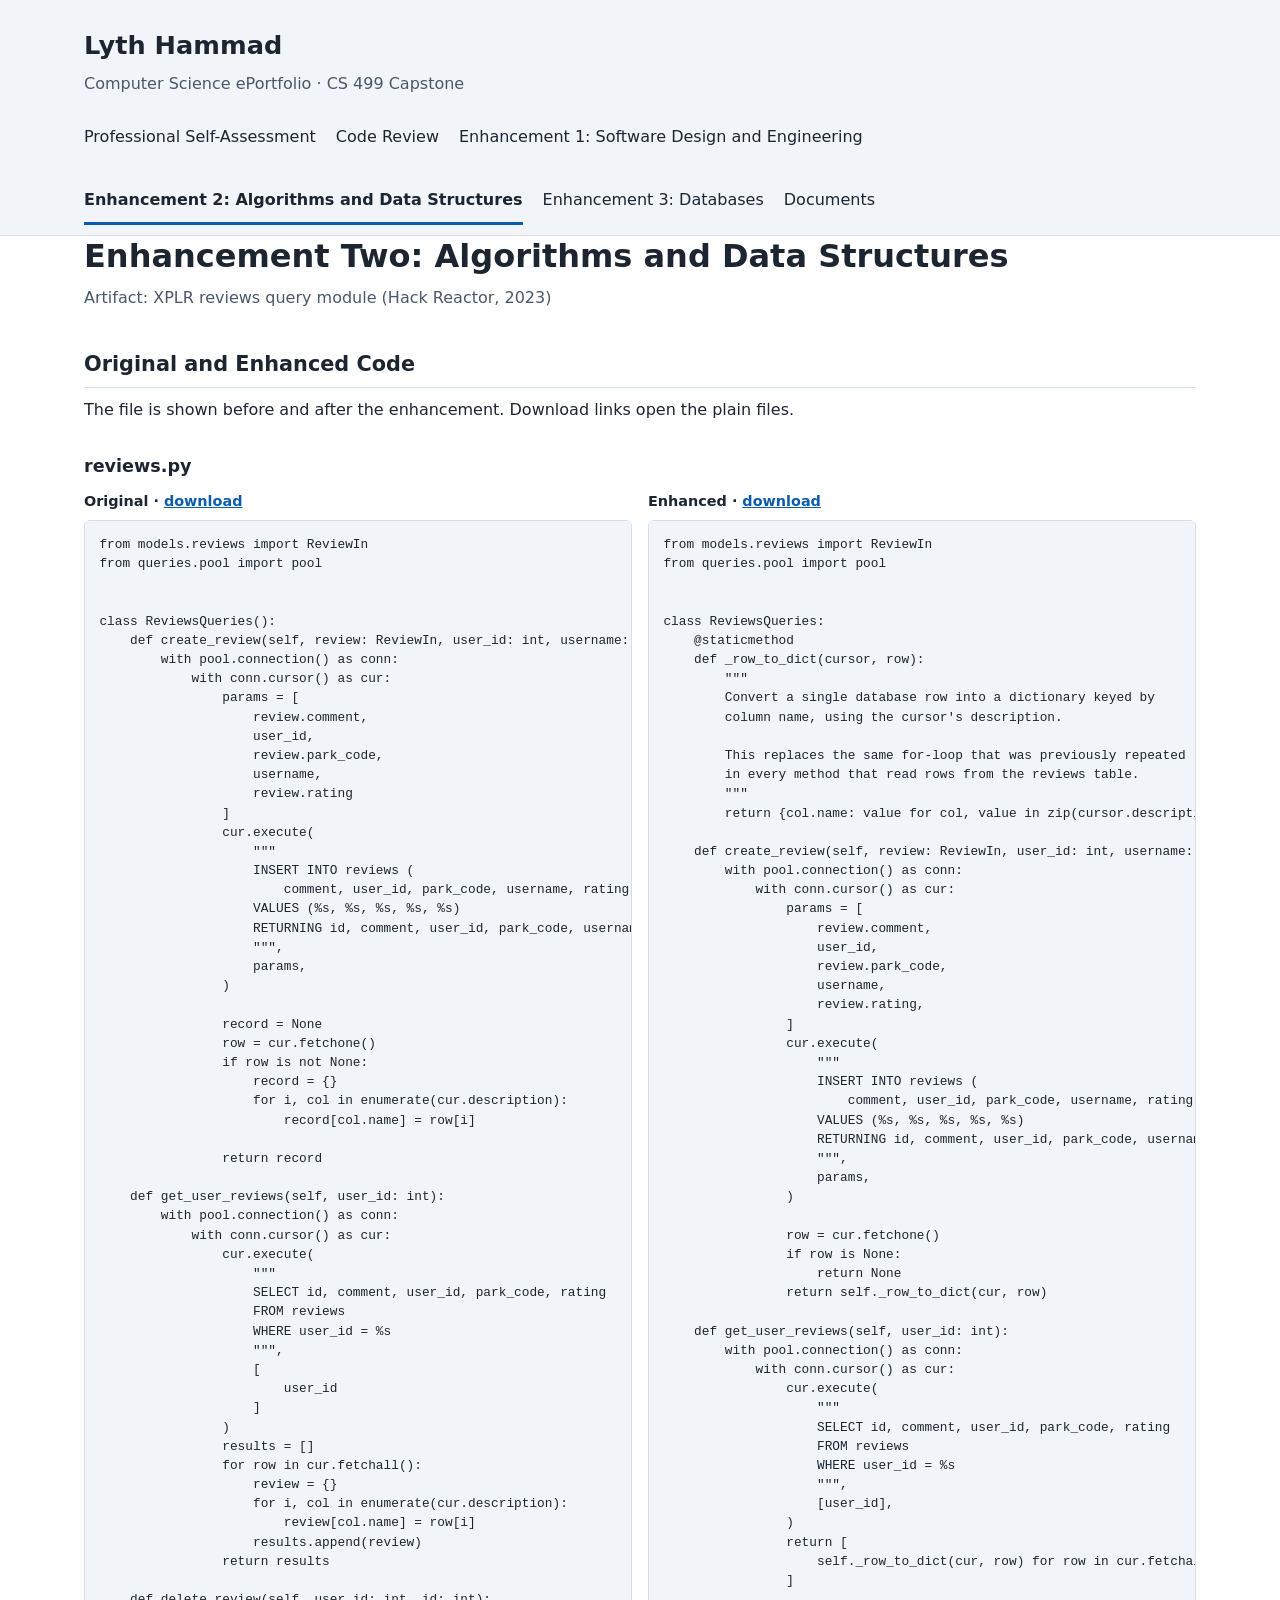
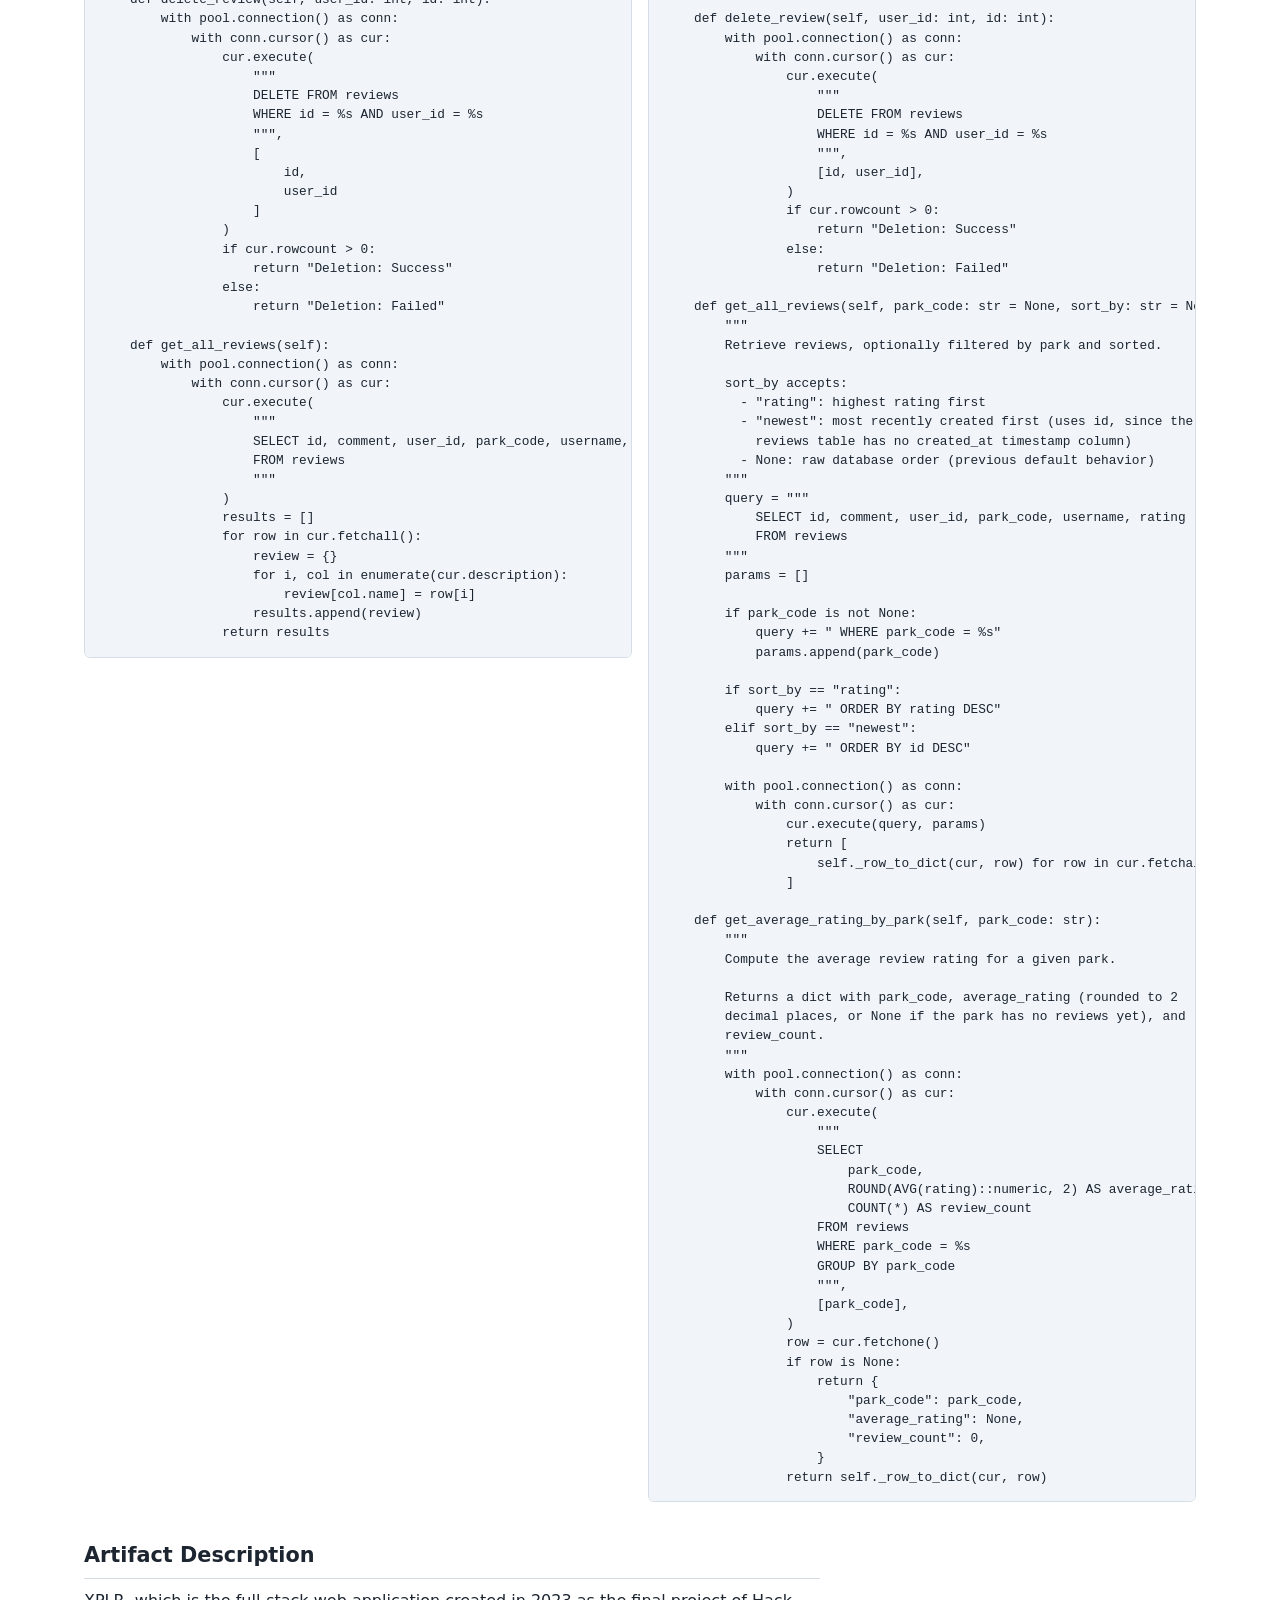
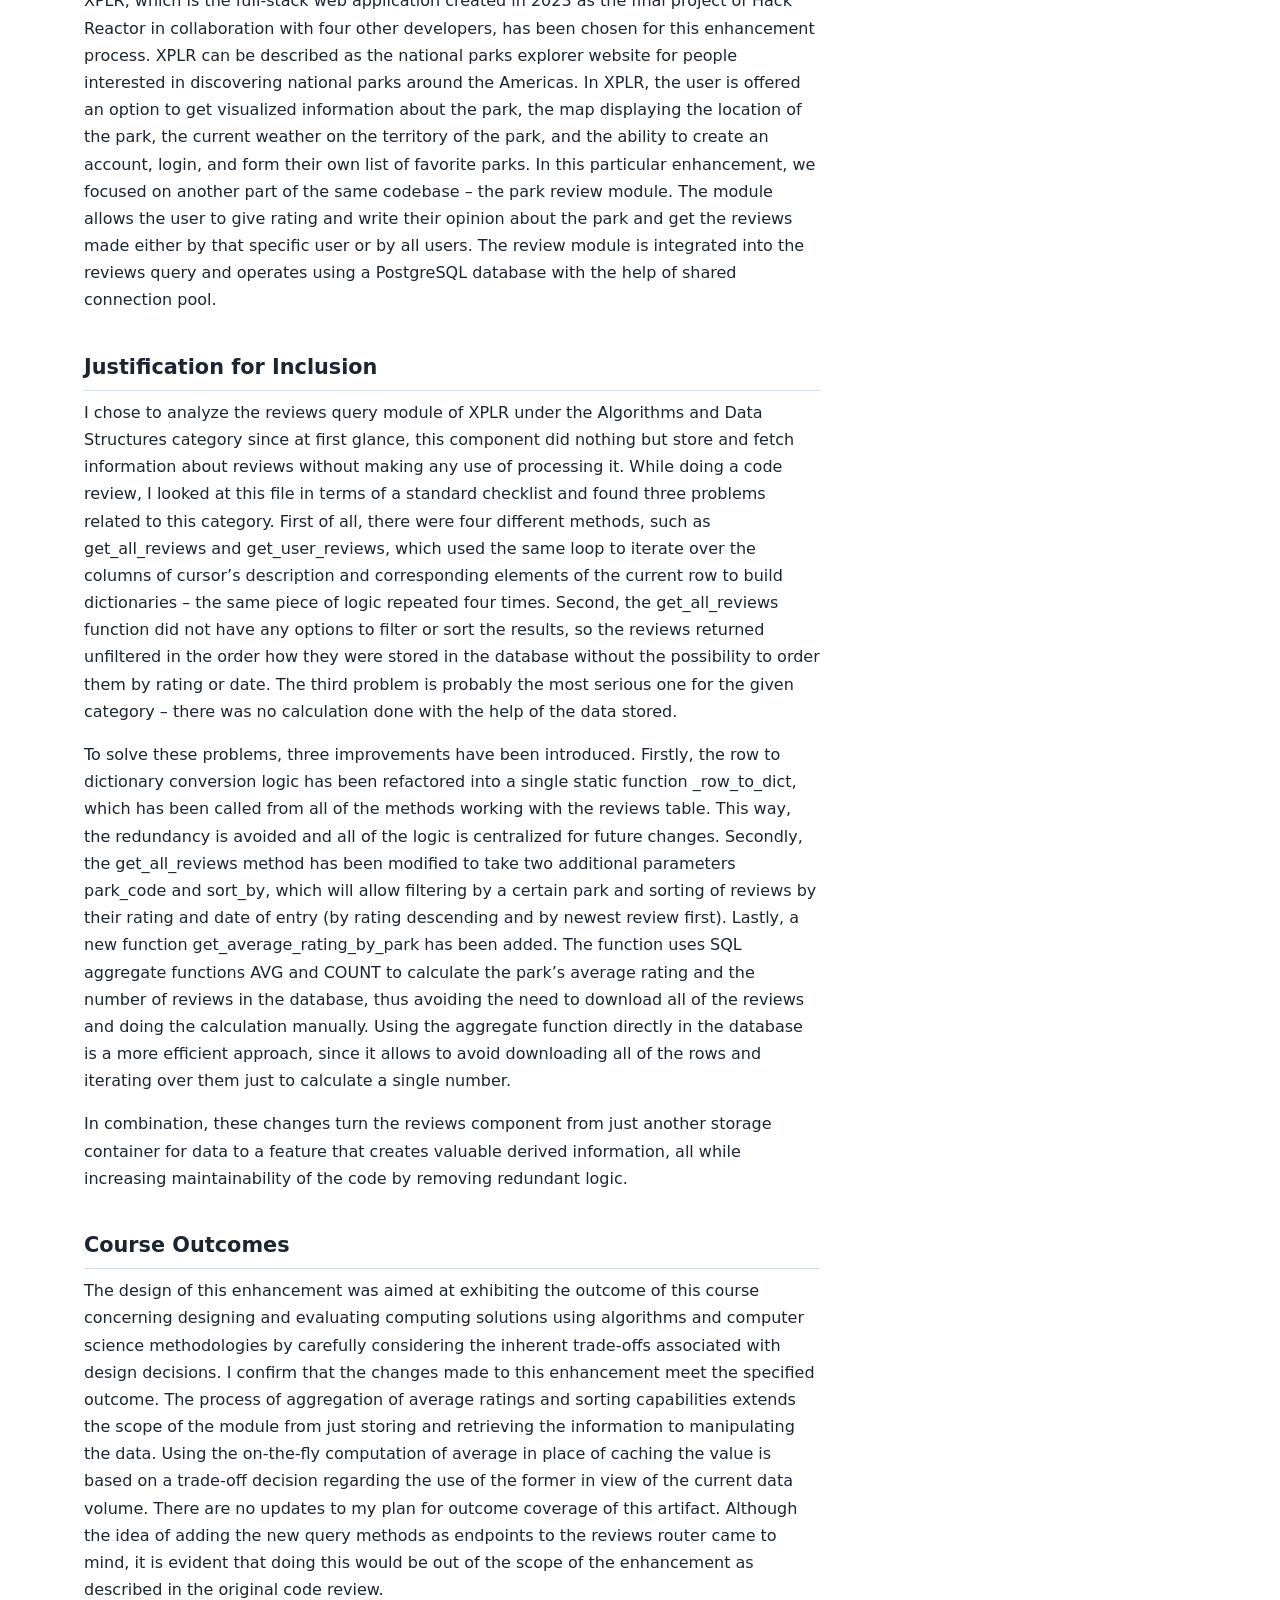
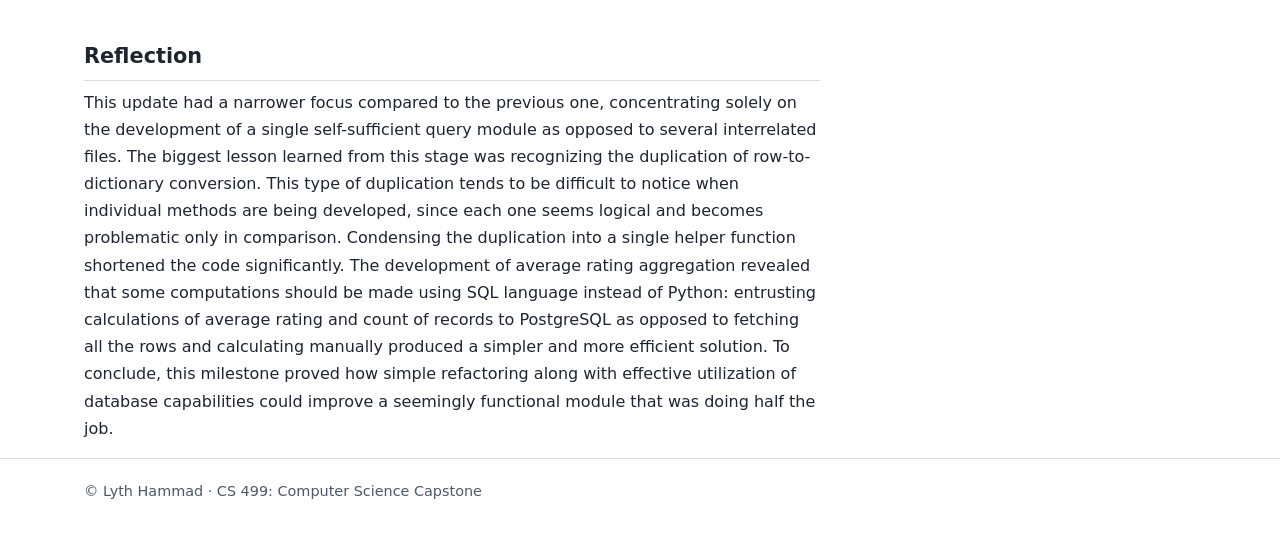
<file: enhancement2.html>
<!DOCTYPE html>
<html lang="en">
<head>
<meta charset="utf-8">
<meta name="viewport" content="width=device-width, initial-scale=1">
<title>Enhancement Two: Algorithms and Data Structures | Lyth Hammad</title>
<meta name="description" content="ePortfolio for Lyth Hammad, Computer Science capstone (CS 499).">
<link rel="stylesheet" href="style.css">
</head>
<body>
<a class="skip" href="#main">Skip to main content</a>
<header>
  <div class="wrap wide">
    <p class="name">Lyth Hammad</p>
    <p class="tagline">Computer Science ePortfolio &middot; CS 499 Capstone</p>
    <nav aria-label="Main navigation">
      <ul>
        <li><a href="index.html">Professional Self-Assessment</a></li>
        <li><a href="codereview.html">Code Review</a></li>
        <li><a href="enhancement1.html">Enhancement 1: Software Design and Engineering</a></li>
        <li><a href="enhancement2.html" aria-current="page">Enhancement 2: Algorithms and Data Structures</a></li>
        <li><a href="enhancement3.html">Enhancement 3: Databases</a></li>
        <li><a href="documents.html">Documents</a></li>
      </ul>
    </nav>
  </div>
</header>
<main id="main" class="wrap wide">
<h1>Enhancement Two: Algorithms and Data Structures</h1>
<p class="sub">Artifact: XPLR reviews query module (Hack Reactor, 2023)</p>
<section>
<h2>Original and Enhanced Code</h2>
<p>The file is shown before and after the enhancement. Download links open the plain files.</p>
<h3>reviews.py</h3>
<div class="compare">
<div>
<p class="label">Original &middot; <a href="artifacts/enhancement2/original/reviews.py" download>download</a></p>
<pre tabindex="0"><code>from models.reviews import ReviewIn
from queries.pool import pool


class ReviewsQueries():
    def create_review(self, review: ReviewIn, user_id: int, username: str):
        with pool.connection() as conn:
            with conn.cursor() as cur:
                params = [
                    review.comment,
                    user_id,
                    review.park_code,
                    username,
                    review.rating
                ]
                cur.execute(
                    """
                    INSERT INTO reviews (
                        comment, user_id, park_code, username, rating)
                    VALUES (%s, %s, %s, %s, %s)
                    RETURNING id, comment, user_id, park_code, username, rating
                    """,
                    params,
                )

                record = None
                row = cur.fetchone()
                if row is not None:
                    record = {}
                    for i, col in enumerate(cur.description):
                        record[col.name] = row[i]

                return record

    def get_user_reviews(self, user_id: int):
        with pool.connection() as conn:
            with conn.cursor() as cur:
                cur.execute(
                    """
                    SELECT id, comment, user_id, park_code, rating
                    FROM reviews
                    WHERE user_id = %s
                    """,
                    [
                        user_id
                    ]
                )
                results = []
                for row in cur.fetchall():
                    review = {}
                    for i, col in enumerate(cur.description):
                        review[col.name] = row[i]
                    results.append(review)
                return results

    def delete_review(self, user_id: int, id: int):
        with pool.connection() as conn:
            with conn.cursor() as cur:
                cur.execute(
                    """
                    DELETE FROM reviews
                    WHERE id = %s AND user_id = %s
                    """,
                    [
                        id,
                        user_id
                    ]
                )
                if cur.rowcount &gt; 0:
                    return "Deletion: Success"
                else:
                    return "Deletion: Failed"

    def get_all_reviews(self):
        with pool.connection() as conn:
            with conn.cursor() as cur:
                cur.execute(
                    """
                    SELECT id, comment, user_id, park_code, username, rating
                    FROM reviews
                    """
                )
                results = []
                for row in cur.fetchall():
                    review = {}
                    for i, col in enumerate(cur.description):
                        review[col.name] = row[i]
                    results.append(review)
                return results</code></pre>
</div>
<div>
<p class="label">Enhanced &middot; <a href="artifacts/enhancement2/enhanced/reviews.py" download>download</a></p>
<pre tabindex="0"><code>from models.reviews import ReviewIn
from queries.pool import pool


class ReviewsQueries:
    @staticmethod
    def _row_to_dict(cursor, row):
        """
        Convert a single database row into a dictionary keyed by
        column name, using the cursor's description.

        This replaces the same for-loop that was previously repeated
        in every method that read rows from the reviews table.
        """
        return {col.name: value for col, value in zip(cursor.description, row)}

    def create_review(self, review: ReviewIn, user_id: int, username: str):
        with pool.connection() as conn:
            with conn.cursor() as cur:
                params = [
                    review.comment,
                    user_id,
                    review.park_code,
                    username,
                    review.rating,
                ]
                cur.execute(
                    """
                    INSERT INTO reviews (
                        comment, user_id, park_code, username, rating)
                    VALUES (%s, %s, %s, %s, %s)
                    RETURNING id, comment, user_id, park_code, username, rating
                    """,
                    params,
                )

                row = cur.fetchone()
                if row is None:
                    return None
                return self._row_to_dict(cur, row)

    def get_user_reviews(self, user_id: int):
        with pool.connection() as conn:
            with conn.cursor() as cur:
                cur.execute(
                    """
                    SELECT id, comment, user_id, park_code, rating
                    FROM reviews
                    WHERE user_id = %s
                    """,
                    [user_id],
                )
                return [
                    self._row_to_dict(cur, row) for row in cur.fetchall()
                ]

    def delete_review(self, user_id: int, id: int):
        with pool.connection() as conn:
            with conn.cursor() as cur:
                cur.execute(
                    """
                    DELETE FROM reviews
                    WHERE id = %s AND user_id = %s
                    """,
                    [id, user_id],
                )
                if cur.rowcount &gt; 0:
                    return "Deletion: Success"
                else:
                    return "Deletion: Failed"

    def get_all_reviews(self, park_code: str = None, sort_by: str = None):
        """
        Retrieve reviews, optionally filtered by park and sorted.

        sort_by accepts:
          - "rating": highest rating first
          - "newest": most recently created first (uses id, since the
            reviews table has no created_at timestamp column)
          - None: raw database order (previous default behavior)
        """
        query = """
            SELECT id, comment, user_id, park_code, username, rating
            FROM reviews
        """
        params = []

        if park_code is not None:
            query += " WHERE park_code = %s"
            params.append(park_code)

        if sort_by == "rating":
            query += " ORDER BY rating DESC"
        elif sort_by == "newest":
            query += " ORDER BY id DESC"

        with pool.connection() as conn:
            with conn.cursor() as cur:
                cur.execute(query, params)
                return [
                    self._row_to_dict(cur, row) for row in cur.fetchall()
                ]

    def get_average_rating_by_park(self, park_code: str):
        """
        Compute the average review rating for a given park.

        Returns a dict with park_code, average_rating (rounded to 2
        decimal places, or None if the park has no reviews yet), and
        review_count.
        """
        with pool.connection() as conn:
            with conn.cursor() as cur:
                cur.execute(
                    """
                    SELECT
                        park_code,
                        ROUND(AVG(rating)::numeric, 2) AS average_rating,
                        COUNT(*) AS review_count
                    FROM reviews
                    WHERE park_code = %s
                    GROUP BY park_code
                    """,
                    [park_code],
                )
                row = cur.fetchone()
                if row is None:
                    return {
                        "park_code": park_code,
                        "average_rating": None,
                        "review_count": 0,
                    }
                return self._row_to_dict(cur, row)</code></pre>
</div>
</div>
</section>
<section class="prose">
<h2>Artifact Description</h2>
<p>XPLR, which is the full-stack web application created in 2023 as the final project of Hack Reactor in collaboration with four other developers, has been chosen for this enhancement process. XPLR can be described as the national parks explorer website for people interested in discovering national parks around the Americas. In XPLR, the user is offered an option to get visualized information about the park, the map displaying the location of the park, the current weather on the territory of the park, and the ability to create an account, login, and form their own list of favorite parks. In this particular enhancement, we focused on another part of the same codebase – the park review module. The module allows the user to give rating and write their opinion about the park and get the reviews made either by that specific user or by all users. The review module is integrated into the reviews query and operates using a PostgreSQL database with the help of shared connection pool.</p>
</section>
<section class="prose">
<h2>Justification for Inclusion</h2>
<p>I chose to analyze the reviews query module of XPLR under the Algorithms and Data Structures category since at first glance, this component did nothing but store and fetch information about reviews without making any use of processing it. While doing a code review, I looked at this file in terms of a standard checklist and found three problems related to this category. First of all, there were four different methods, such as get_all_reviews and get_user_reviews, which used the same loop to iterate over the columns of cursor’s description and corresponding elements of the current row to build dictionaries – the same piece of logic repeated four times. Second, the get_all_reviews function did not have any options to filter or sort the results, so the reviews returned unfiltered in the order how they were stored in the database without the possibility to order them by rating or date. The third problem is probably the most serious one for the given category – there was no calculation done with the help of the data stored.</p>
<p>To solve these problems, three improvements have been introduced. Firstly, the row to dictionary conversion logic has been refactored into a single static function _row_to_dict, which has been called from all of the methods working with the reviews table. This way, the redundancy is avoided and all of the logic is centralized for future changes. Secondly, the get_all_reviews method has been modified to take two additional parameters park_code and sort_by, which will allow filtering by a certain park and sorting of reviews by their rating and date of entry (by rating descending and by newest review first). Lastly, a new function get_average_rating_by_park has been added. The function uses SQL aggregate functions AVG and COUNT to calculate the park’s average rating and the number of reviews in the database, thus avoiding the need to download all of the reviews and doing the calculation manually. Using the aggregate function directly in the database is a more efficient approach, since it allows to avoid downloading all of the rows and iterating over them just to calculate a single number.</p>
<p>In combination, these changes turn the reviews component from just another storage container for data to a feature that creates valuable derived information, all while increasing maintainability of the code by removing redundant logic.</p>
</section>
<section class="prose">
<h2>Course Outcomes</h2>
<p>The design of this enhancement was aimed at exhibiting the outcome of this course concerning designing and evaluating computing solutions using algorithms and computer science methodologies by carefully considering the inherent trade-offs associated with design decisions. I confirm that the changes made to this enhancement meet the specified outcome. The process of aggregation of average ratings and sorting capabilities extends the scope of the module from just storing and retrieving the information to manipulating the data. Using the on-the-fly computation of average in place of caching the value is based on a trade-off decision regarding the use of the former in view of the current data volume. There are no updates to my plan for outcome coverage of this artifact. Although the idea of adding the new query methods as endpoints to the reviews router came to mind, it is evident that doing this would be out of the scope of the enhancement as described in the original code review.</p>
</section>
<section class="prose">
<h2>Reflection</h2>
<p>This update had a narrower focus compared to the previous one, concentrating solely on the development of a single self-sufficient query module as opposed to several interrelated files. The biggest lesson learned from this stage was recognizing the duplication of row-to-dictionary conversion. This type of duplication tends to be difficult to notice when individual methods are being developed, since each one seems logical and becomes problematic only in comparison. Condensing the duplication into a single helper function shortened the code significantly. The development of average rating aggregation revealed that some computations should be made using SQL language instead of Python: entrusting calculations of average rating and count of records to PostgreSQL as opposed to fetching all the rows and calculating manually produced a simpler and more efficient solution. To conclude, this milestone proved how simple refactoring along with effective utilization of database capabilities could improve a seemingly functional module that was doing half the job.</p>
</section>

</main>
<footer>
  <div class="wrap wide"><p>&copy; Lyth Hammad &middot; CS 499: Computer Science Capstone</p></div>
</footer>
</body>
</html>
</file>
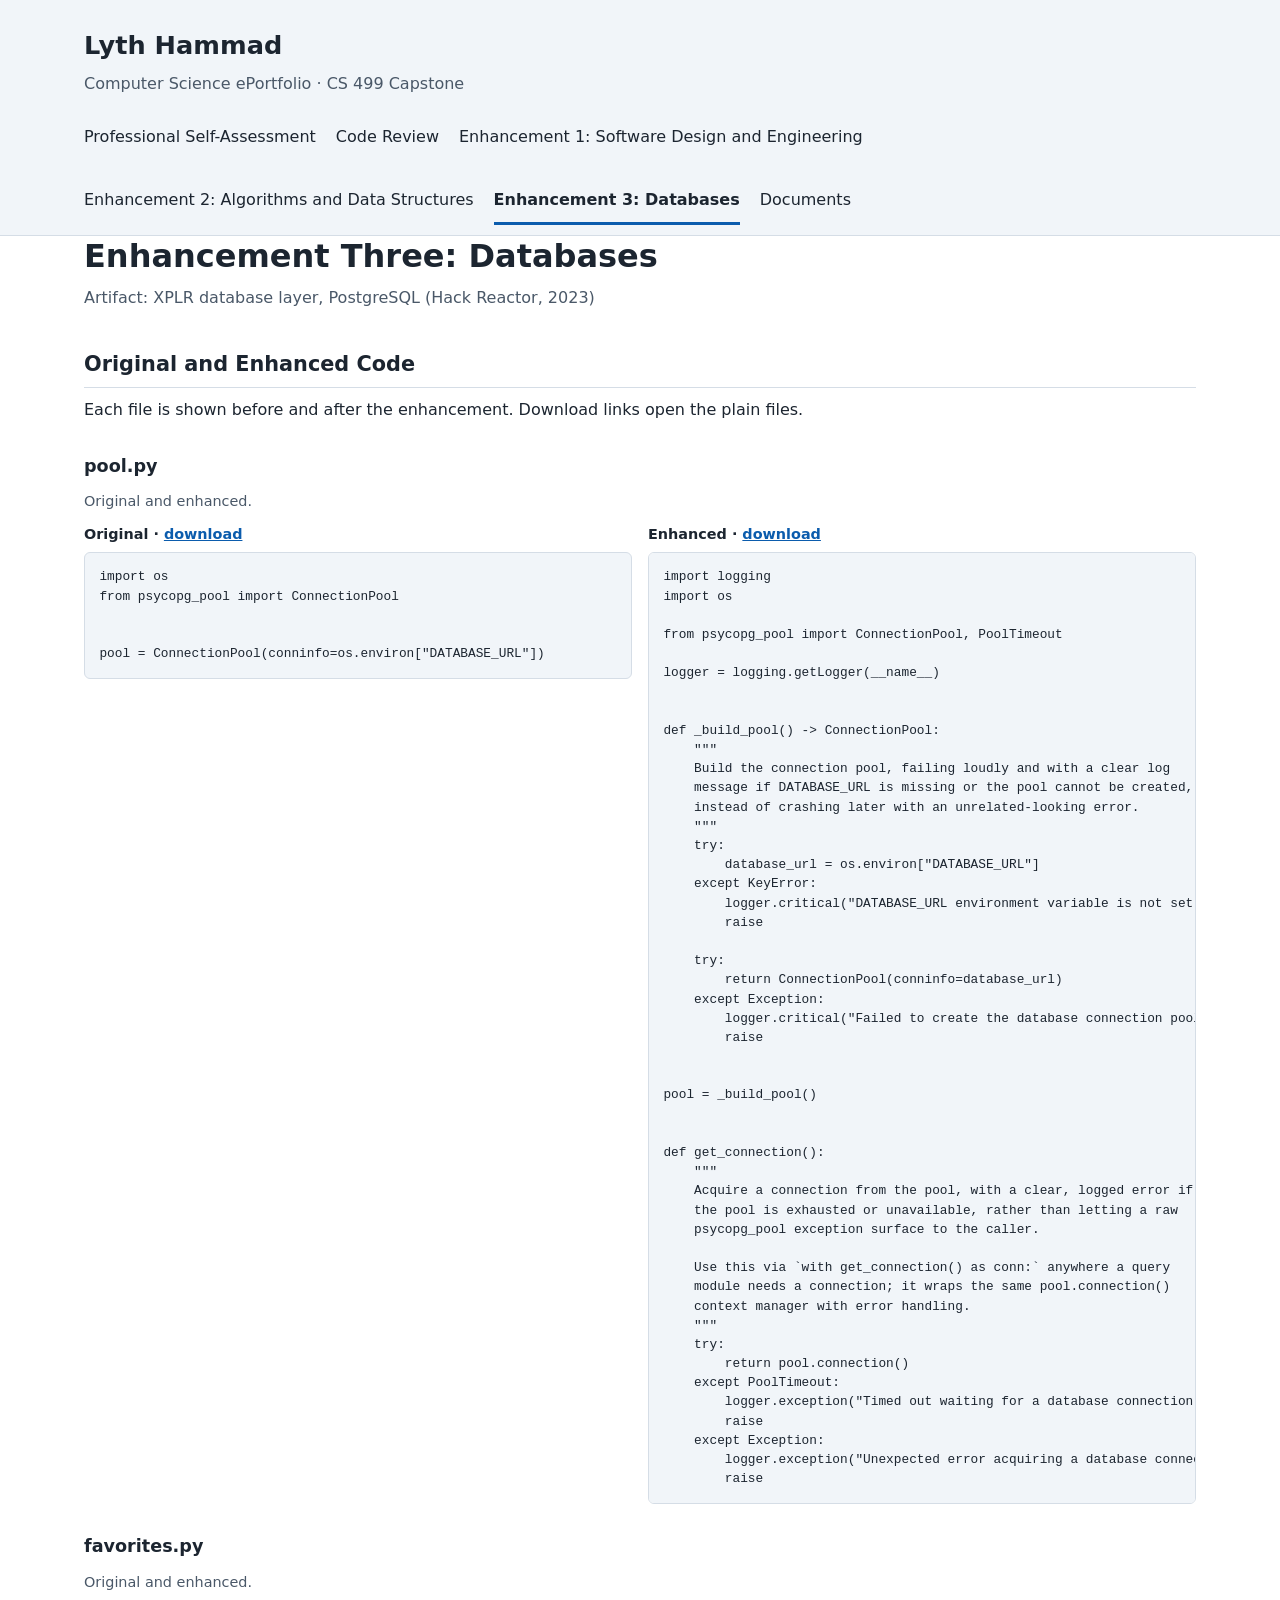
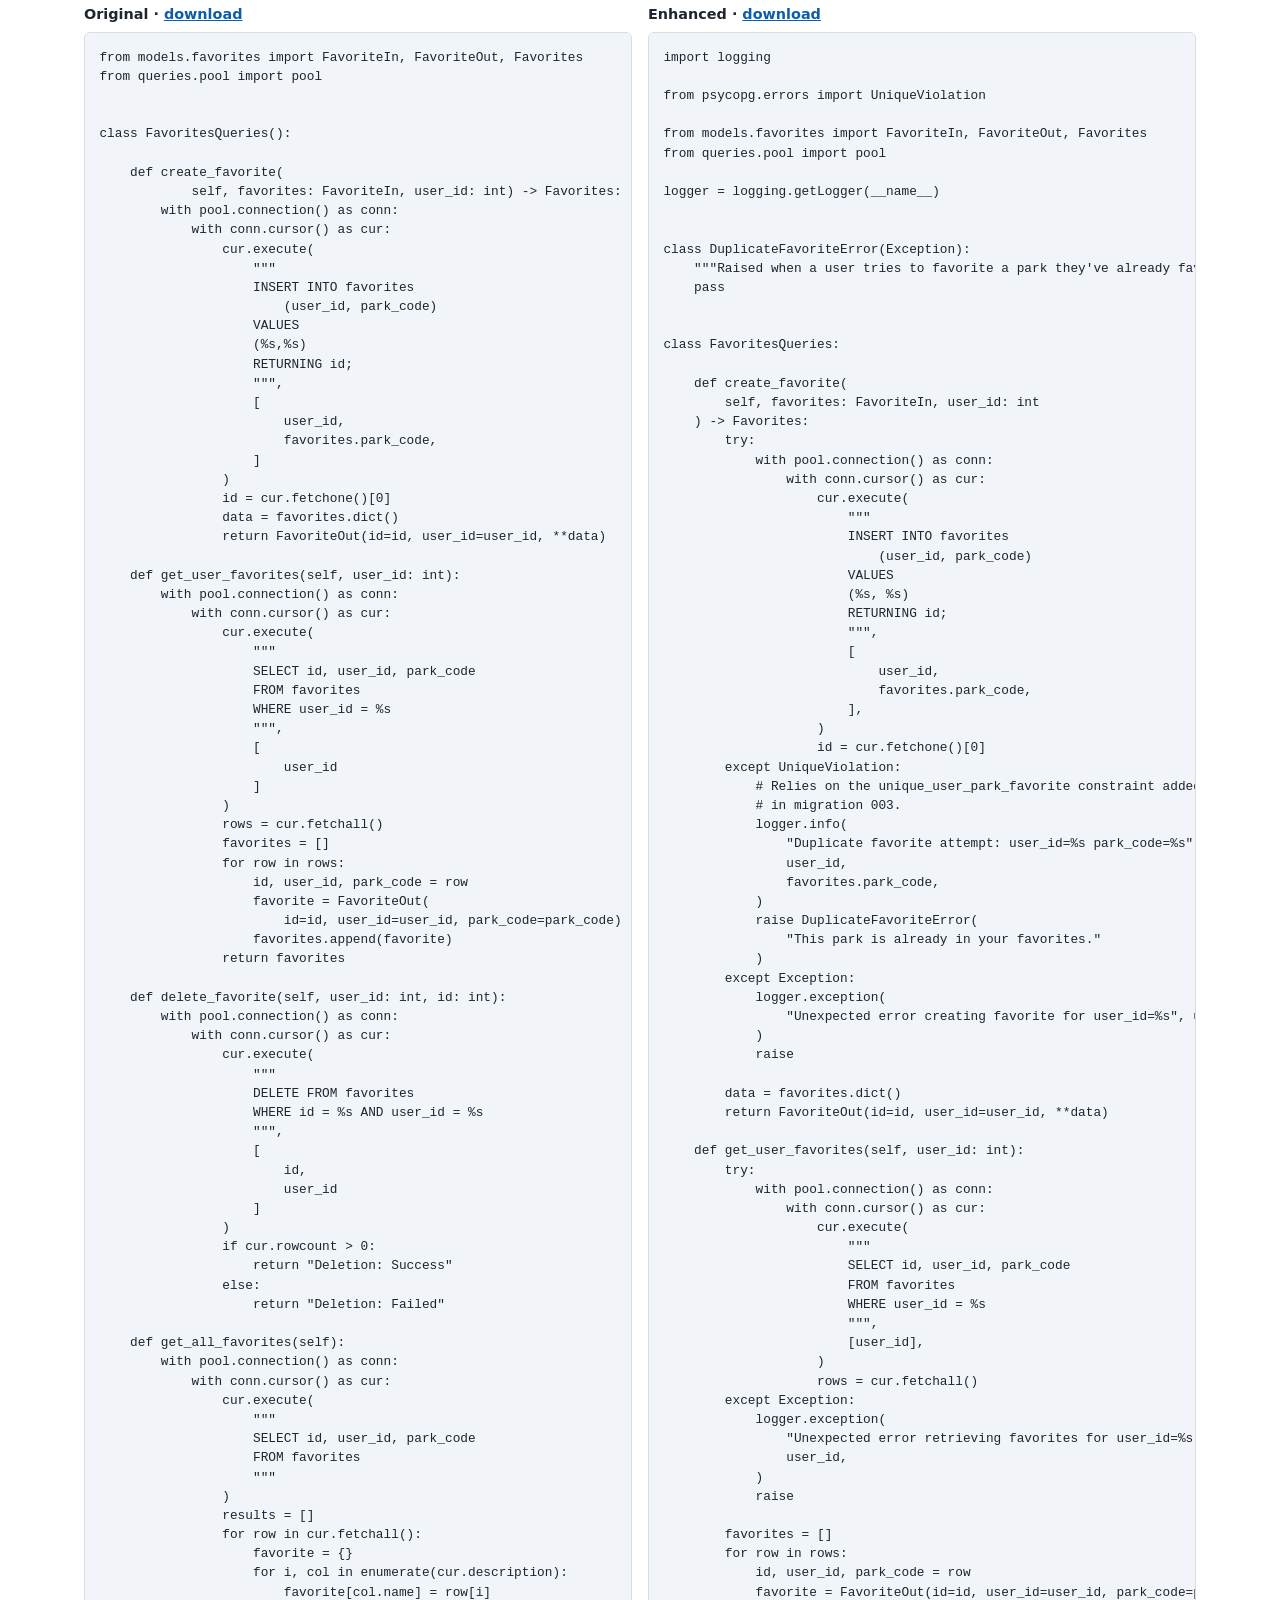
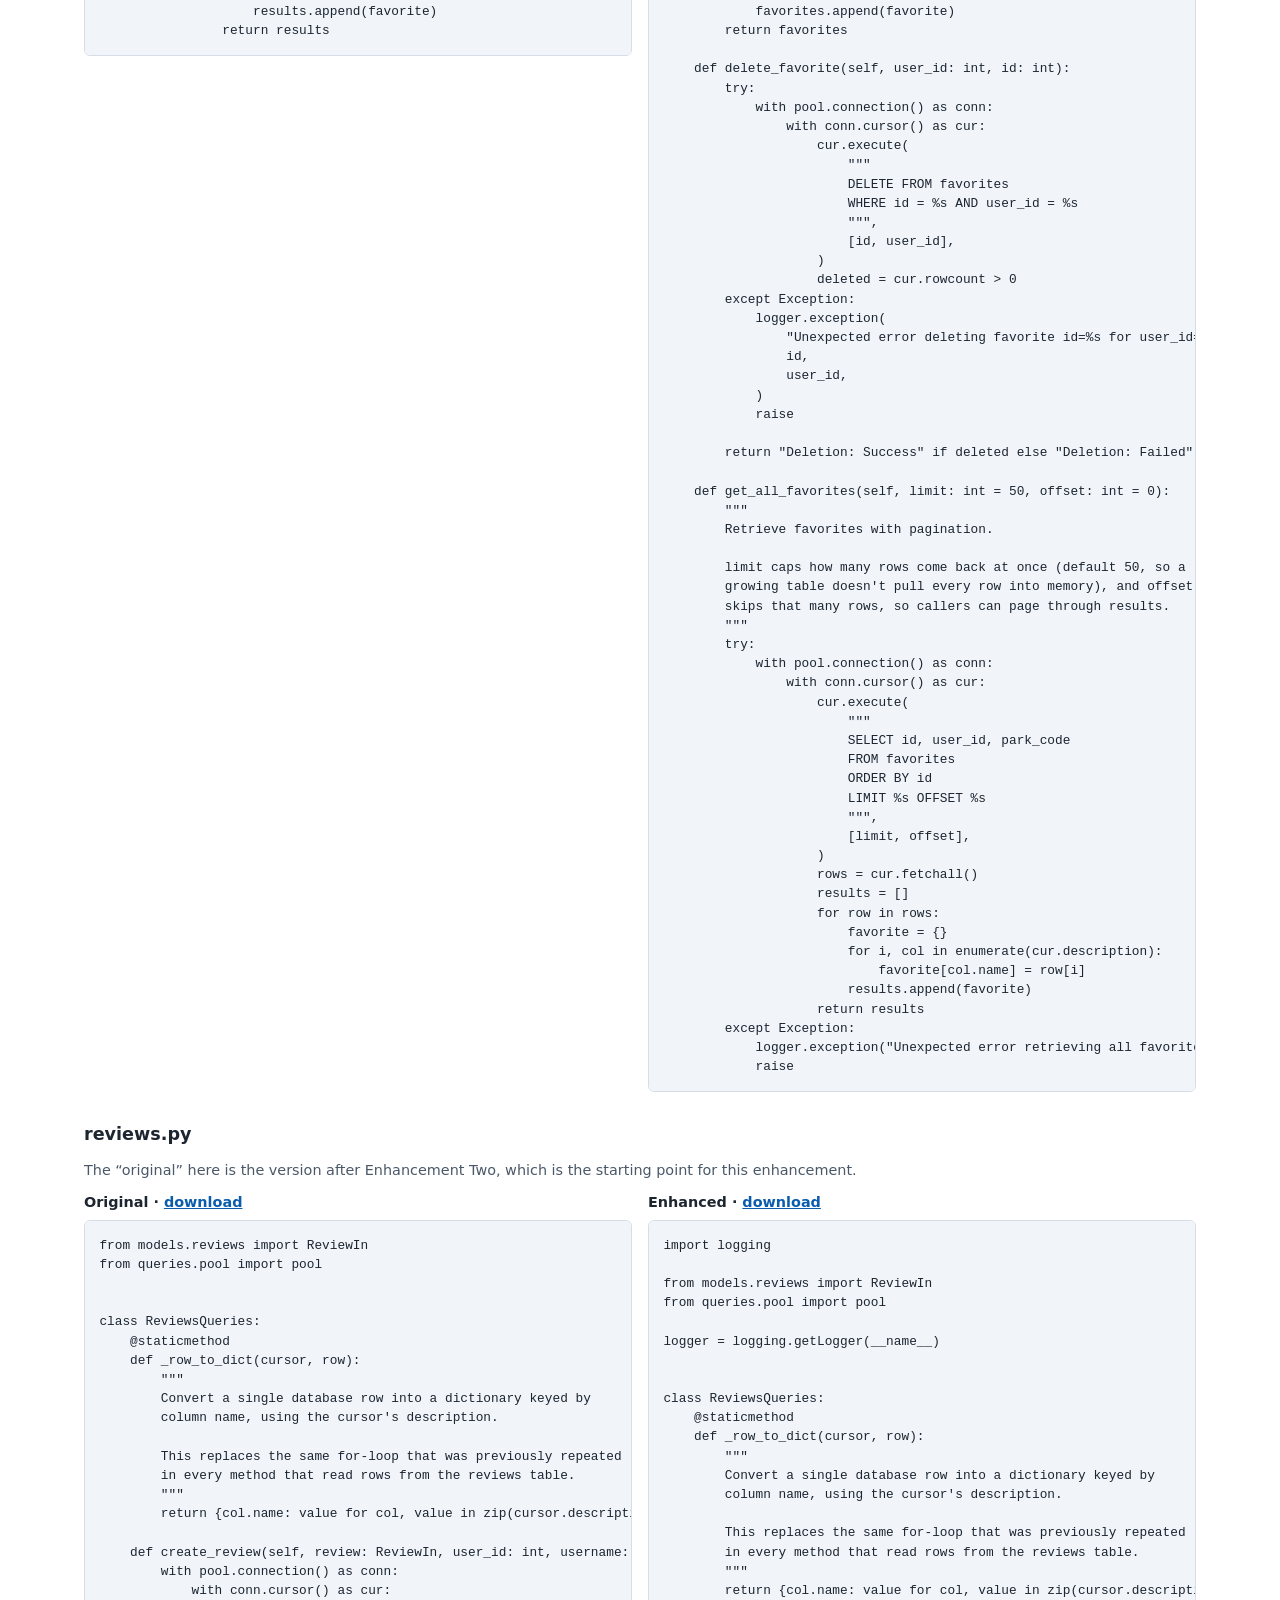
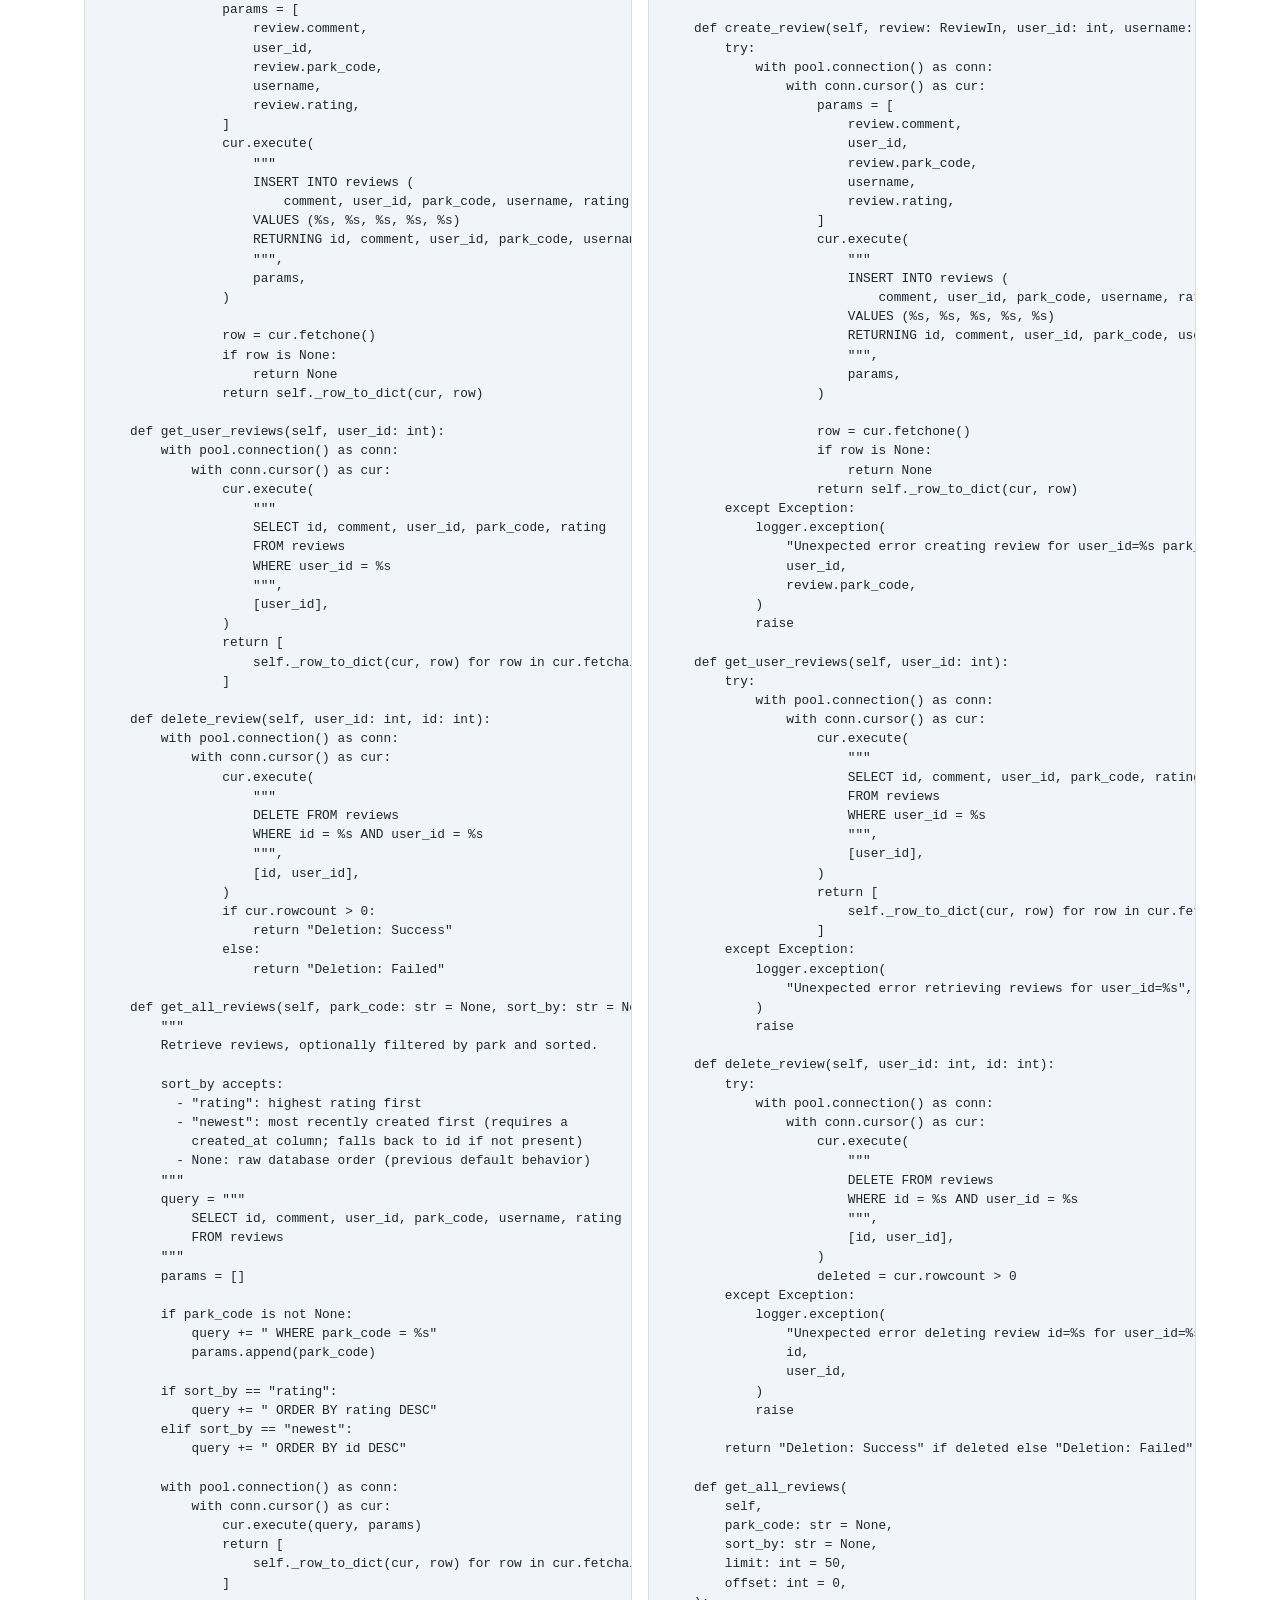
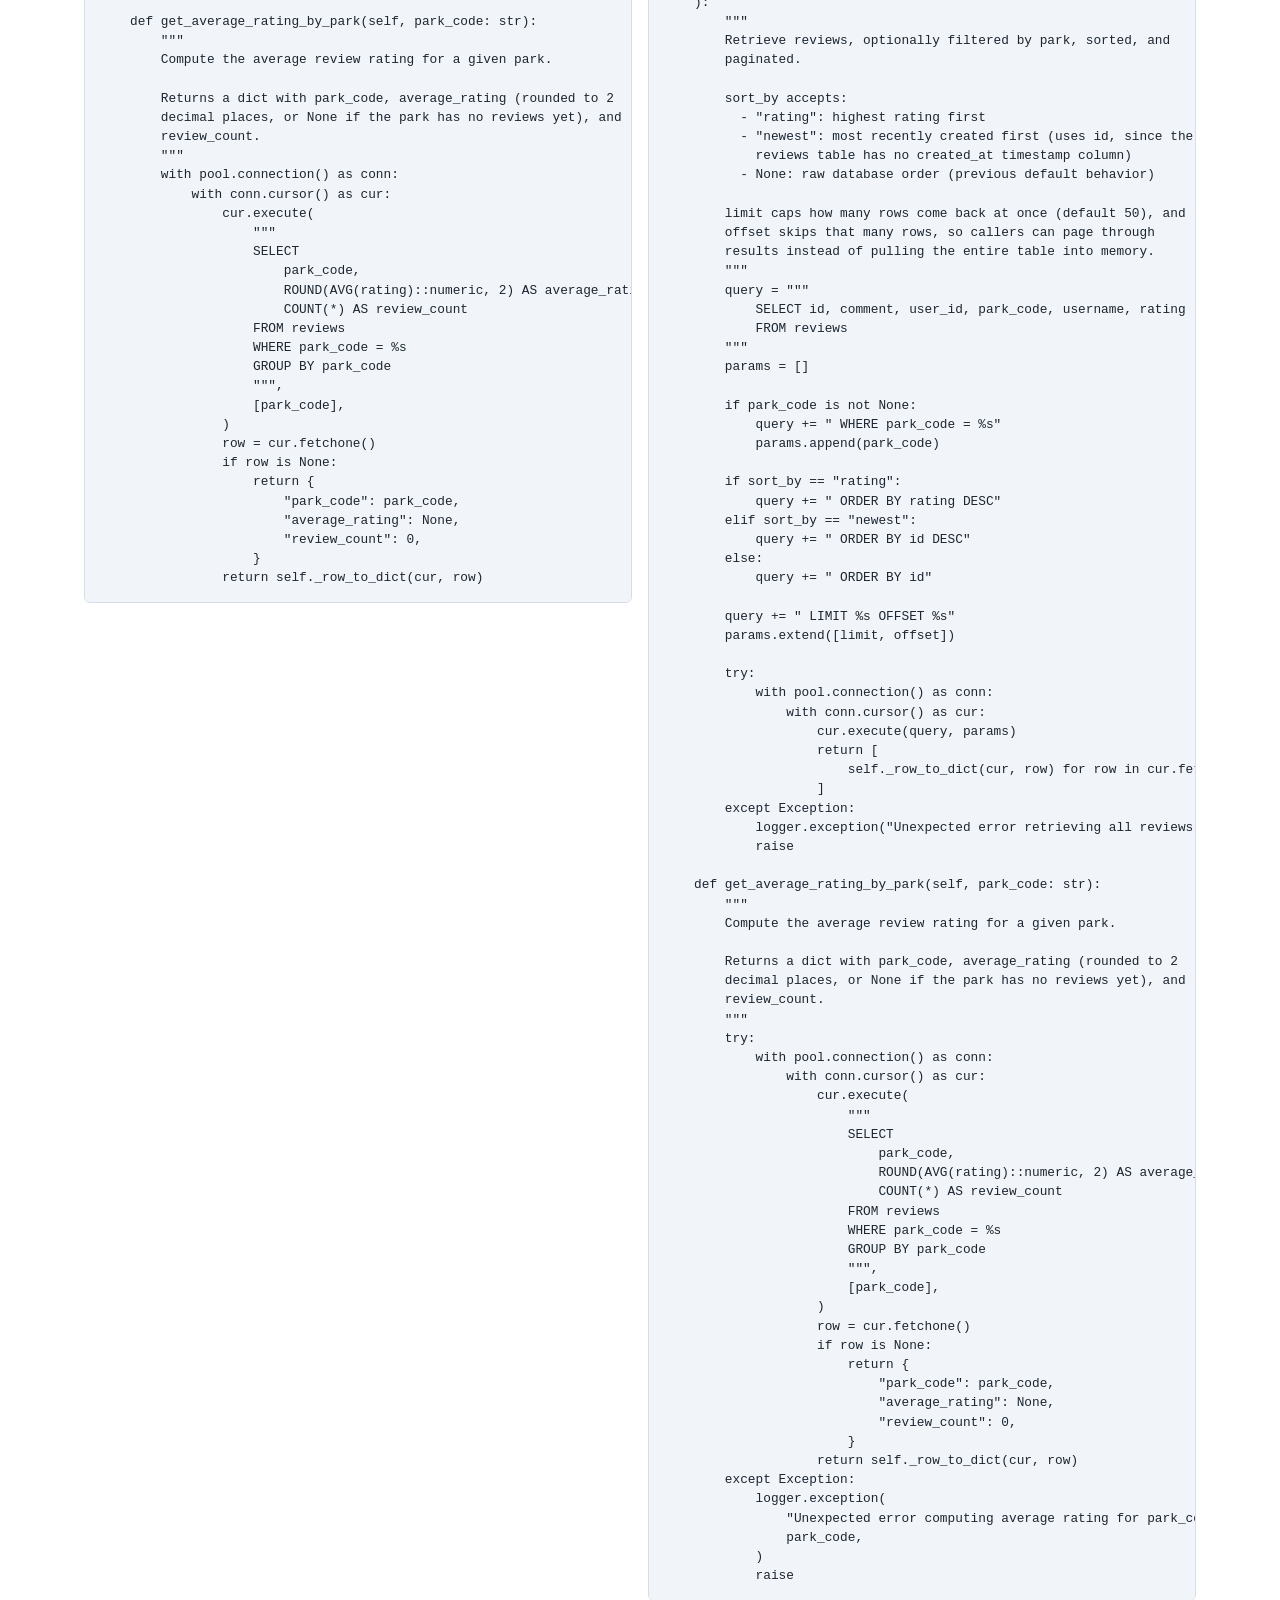
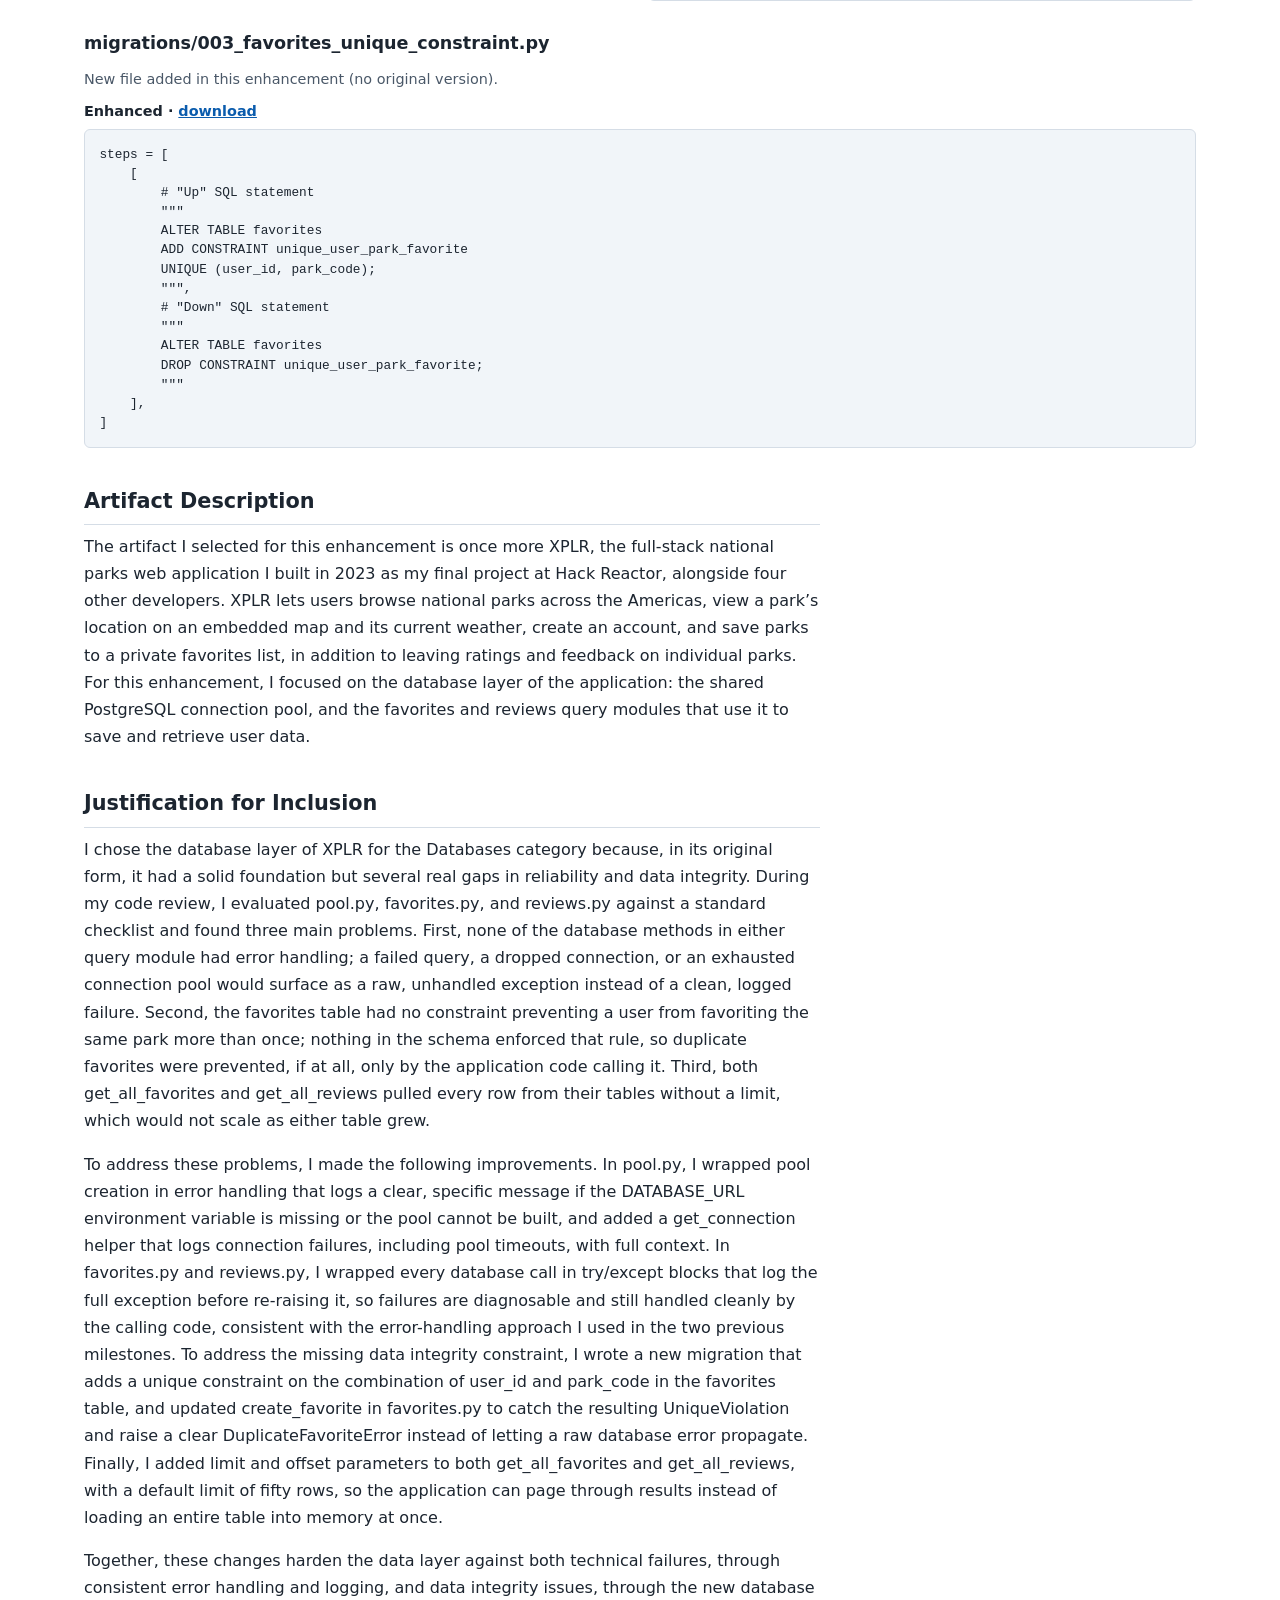
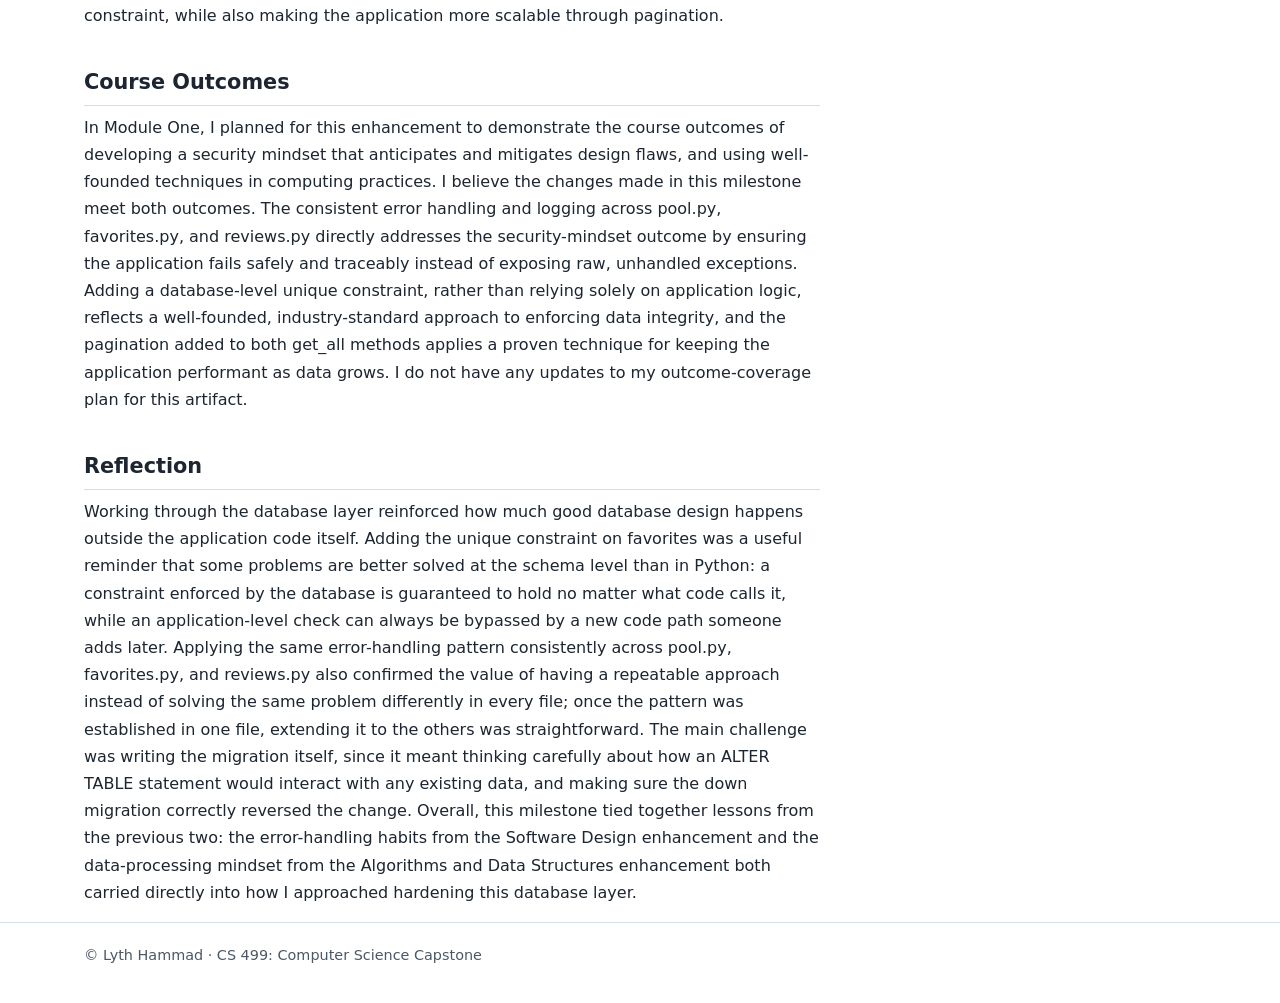
<file: enhancement3.html>
<!DOCTYPE html>
<html lang="en">
<head>
<meta charset="utf-8">
<meta name="viewport" content="width=device-width, initial-scale=1">
<title>Enhancement Three: Databases | Lyth Hammad</title>
<meta name="description" content="ePortfolio for Lyth Hammad, Computer Science capstone (CS 499).">
<link rel="stylesheet" href="style.css">
</head>
<body>
<a class="skip" href="#main">Skip to main content</a>
<header>
  <div class="wrap wide">
    <p class="name">Lyth Hammad</p>
    <p class="tagline">Computer Science ePortfolio &middot; CS 499 Capstone</p>
    <nav aria-label="Main navigation">
      <ul>
        <li><a href="index.html">Professional Self-Assessment</a></li>
        <li><a href="codereview.html">Code Review</a></li>
        <li><a href="enhancement1.html">Enhancement 1: Software Design and Engineering</a></li>
        <li><a href="enhancement2.html">Enhancement 2: Algorithms and Data Structures</a></li>
        <li><a href="enhancement3.html" aria-current="page">Enhancement 3: Databases</a></li>
        <li><a href="documents.html">Documents</a></li>
      </ul>
    </nav>
  </div>
</header>
<main id="main" class="wrap wide">
<h1>Enhancement Three: Databases</h1>
<p class="sub">Artifact: XPLR database layer, PostgreSQL (Hack Reactor, 2023)</p>
<section>
<h2>Original and Enhanced Code</h2>
<p>Each file is shown before and after the enhancement. Download links open the plain files.</p>
<h3>pool.py</h3>
<p class="note">Original and enhanced.</p>
<div class="compare">
<div>
<p class="label">Original &middot; <a href="artifacts/enhancement3/original/pool.py" download>download</a></p>
<pre tabindex="0"><code>import os
from psycopg_pool import ConnectionPool


pool = ConnectionPool(conninfo=os.environ["DATABASE_URL"])</code></pre>
</div>
<div>
<p class="label">Enhanced &middot; <a href="artifacts/enhancement3/enhanced/pool.py" download>download</a></p>
<pre tabindex="0"><code>import logging
import os

from psycopg_pool import ConnectionPool, PoolTimeout

logger = logging.getLogger(__name__)


def _build_pool() -&gt; ConnectionPool:
    """
    Build the connection pool, failing loudly and with a clear log
    message if DATABASE_URL is missing or the pool cannot be created,
    instead of crashing later with an unrelated-looking error.
    """
    try:
        database_url = os.environ["DATABASE_URL"]
    except KeyError:
        logger.critical("DATABASE_URL environment variable is not set.")
        raise

    try:
        return ConnectionPool(conninfo=database_url)
    except Exception:
        logger.critical("Failed to create the database connection pool.")
        raise


pool = _build_pool()


def get_connection():
    """
    Acquire a connection from the pool, with a clear, logged error if
    the pool is exhausted or unavailable, rather than letting a raw
    psycopg_pool exception surface to the caller.

    Use this via `with get_connection() as conn:` anywhere a query
    module needs a connection; it wraps the same pool.connection()
    context manager with error handling.
    """
    try:
        return pool.connection()
    except PoolTimeout:
        logger.exception("Timed out waiting for a database connection.")
        raise
    except Exception:
        logger.exception("Unexpected error acquiring a database connection.")
        raise</code></pre>
</div>
</div>
<h3>favorites.py</h3>
<p class="note">Original and enhanced.</p>
<div class="compare">
<div>
<p class="label">Original &middot; <a href="artifacts/enhancement3/original/favorites.py" download>download</a></p>
<pre tabindex="0"><code>from models.favorites import FavoriteIn, FavoriteOut, Favorites
from queries.pool import pool


class FavoritesQueries():

    def create_favorite(
            self, favorites: FavoriteIn, user_id: int) -&gt; Favorites:
        with pool.connection() as conn:
            with conn.cursor() as cur:
                cur.execute(
                    """
                    INSERT INTO favorites
                        (user_id, park_code)
                    VALUES
                    (%s,%s)
                    RETURNING id;
                    """,
                    [
                        user_id,
                        favorites.park_code,
                    ]
                )
                id = cur.fetchone()[0]
                data = favorites.dict()
                return FavoriteOut(id=id, user_id=user_id, **data)

    def get_user_favorites(self, user_id: int):
        with pool.connection() as conn:
            with conn.cursor() as cur:
                cur.execute(
                    """
                    SELECT id, user_id, park_code
                    FROM favorites
                    WHERE user_id = %s
                    """,
                    [
                        user_id
                    ]
                )
                rows = cur.fetchall()
                favorites = []
                for row in rows:
                    id, user_id, park_code = row
                    favorite = FavoriteOut(
                        id=id, user_id=user_id, park_code=park_code)
                    favorites.append(favorite)
                return favorites

    def delete_favorite(self, user_id: int, id: int):
        with pool.connection() as conn:
            with conn.cursor() as cur:
                cur.execute(
                    """
                    DELETE FROM favorites
                    WHERE id = %s AND user_id = %s
                    """,
                    [
                        id,
                        user_id
                    ]
                )
                if cur.rowcount &gt; 0:
                    return "Deletion: Success"
                else:
                    return "Deletion: Failed"

    def get_all_favorites(self):
        with pool.connection() as conn:
            with conn.cursor() as cur:
                cur.execute(
                    """
                    SELECT id, user_id, park_code
                    FROM favorites
                    """
                )
                results = []
                for row in cur.fetchall():
                    favorite = {}
                    for i, col in enumerate(cur.description):
                        favorite[col.name] = row[i]
                    results.append(favorite)
                return results</code></pre>
</div>
<div>
<p class="label">Enhanced &middot; <a href="artifacts/enhancement3/enhanced/favorites.py" download>download</a></p>
<pre tabindex="0"><code>import logging

from psycopg.errors import UniqueViolation

from models.favorites import FavoriteIn, FavoriteOut, Favorites
from queries.pool import pool

logger = logging.getLogger(__name__)


class DuplicateFavoriteError(Exception):
    """Raised when a user tries to favorite a park they've already favorited."""
    pass


class FavoritesQueries:

    def create_favorite(
        self, favorites: FavoriteIn, user_id: int
    ) -&gt; Favorites:
        try:
            with pool.connection() as conn:
                with conn.cursor() as cur:
                    cur.execute(
                        """
                        INSERT INTO favorites
                            (user_id, park_code)
                        VALUES
                        (%s, %s)
                        RETURNING id;
                        """,
                        [
                            user_id,
                            favorites.park_code,
                        ],
                    )
                    id = cur.fetchone()[0]
        except UniqueViolation:
            # Relies on the unique_user_park_favorite constraint added
            # in migration 003.
            logger.info(
                "Duplicate favorite attempt: user_id=%s park_code=%s",
                user_id,
                favorites.park_code,
            )
            raise DuplicateFavoriteError(
                "This park is already in your favorites."
            )
        except Exception:
            logger.exception(
                "Unexpected error creating favorite for user_id=%s", user_id
            )
            raise

        data = favorites.dict()
        return FavoriteOut(id=id, user_id=user_id, **data)

    def get_user_favorites(self, user_id: int):
        try:
            with pool.connection() as conn:
                with conn.cursor() as cur:
                    cur.execute(
                        """
                        SELECT id, user_id, park_code
                        FROM favorites
                        WHERE user_id = %s
                        """,
                        [user_id],
                    )
                    rows = cur.fetchall()
        except Exception:
            logger.exception(
                "Unexpected error retrieving favorites for user_id=%s",
                user_id,
            )
            raise

        favorites = []
        for row in rows:
            id, user_id, park_code = row
            favorite = FavoriteOut(id=id, user_id=user_id, park_code=park_code)
            favorites.append(favorite)
        return favorites

    def delete_favorite(self, user_id: int, id: int):
        try:
            with pool.connection() as conn:
                with conn.cursor() as cur:
                    cur.execute(
                        """
                        DELETE FROM favorites
                        WHERE id = %s AND user_id = %s
                        """,
                        [id, user_id],
                    )
                    deleted = cur.rowcount &gt; 0
        except Exception:
            logger.exception(
                "Unexpected error deleting favorite id=%s for user_id=%s",
                id,
                user_id,
            )
            raise

        return "Deletion: Success" if deleted else "Deletion: Failed"

    def get_all_favorites(self, limit: int = 50, offset: int = 0):
        """
        Retrieve favorites with pagination.

        limit caps how many rows come back at once (default 50, so a
        growing table doesn't pull every row into memory), and offset
        skips that many rows, so callers can page through results.
        """
        try:
            with pool.connection() as conn:
                with conn.cursor() as cur:
                    cur.execute(
                        """
                        SELECT id, user_id, park_code
                        FROM favorites
                        ORDER BY id
                        LIMIT %s OFFSET %s
                        """,
                        [limit, offset],
                    )
                    rows = cur.fetchall()
                    results = []
                    for row in rows:
                        favorite = {}
                        for i, col in enumerate(cur.description):
                            favorite[col.name] = row[i]
                        results.append(favorite)
                    return results
        except Exception:
            logger.exception("Unexpected error retrieving all favorites.")
            raise</code></pre>
</div>
</div>
<h3>reviews.py</h3>
<p class="note">The “original” here is the version after Enhancement Two, which is the starting point for this enhancement.</p>
<div class="compare">
<div>
<p class="label">Original &middot; <a href="artifacts/enhancement3/original/reviews.py" download>download</a></p>
<pre tabindex="0"><code>from models.reviews import ReviewIn
from queries.pool import pool


class ReviewsQueries:
    @staticmethod
    def _row_to_dict(cursor, row):
        """
        Convert a single database row into a dictionary keyed by
        column name, using the cursor's description.

        This replaces the same for-loop that was previously repeated
        in every method that read rows from the reviews table.
        """
        return {col.name: value for col, value in zip(cursor.description, row)}

    def create_review(self, review: ReviewIn, user_id: int, username: str):
        with pool.connection() as conn:
            with conn.cursor() as cur:
                params = [
                    review.comment,
                    user_id,
                    review.park_code,
                    username,
                    review.rating,
                ]
                cur.execute(
                    """
                    INSERT INTO reviews (
                        comment, user_id, park_code, username, rating)
                    VALUES (%s, %s, %s, %s, %s)
                    RETURNING id, comment, user_id, park_code, username, rating
                    """,
                    params,
                )

                row = cur.fetchone()
                if row is None:
                    return None
                return self._row_to_dict(cur, row)

    def get_user_reviews(self, user_id: int):
        with pool.connection() as conn:
            with conn.cursor() as cur:
                cur.execute(
                    """
                    SELECT id, comment, user_id, park_code, rating
                    FROM reviews
                    WHERE user_id = %s
                    """,
                    [user_id],
                )
                return [
                    self._row_to_dict(cur, row) for row in cur.fetchall()
                ]

    def delete_review(self, user_id: int, id: int):
        with pool.connection() as conn:
            with conn.cursor() as cur:
                cur.execute(
                    """
                    DELETE FROM reviews
                    WHERE id = %s AND user_id = %s
                    """,
                    [id, user_id],
                )
                if cur.rowcount &gt; 0:
                    return "Deletion: Success"
                else:
                    return "Deletion: Failed"

    def get_all_reviews(self, park_code: str = None, sort_by: str = None):
        """
        Retrieve reviews, optionally filtered by park and sorted.

        sort_by accepts:
          - "rating": highest rating first
          - "newest": most recently created first (requires a
            created_at column; falls back to id if not present)
          - None: raw database order (previous default behavior)
        """
        query = """
            SELECT id, comment, user_id, park_code, username, rating
            FROM reviews
        """
        params = []

        if park_code is not None:
            query += " WHERE park_code = %s"
            params.append(park_code)

        if sort_by == "rating":
            query += " ORDER BY rating DESC"
        elif sort_by == "newest":
            query += " ORDER BY id DESC"

        with pool.connection() as conn:
            with conn.cursor() as cur:
                cur.execute(query, params)
                return [
                    self._row_to_dict(cur, row) for row in cur.fetchall()
                ]

    def get_average_rating_by_park(self, park_code: str):
        """
        Compute the average review rating for a given park.

        Returns a dict with park_code, average_rating (rounded to 2
        decimal places, or None if the park has no reviews yet), and
        review_count.
        """
        with pool.connection() as conn:
            with conn.cursor() as cur:
                cur.execute(
                    """
                    SELECT
                        park_code,
                        ROUND(AVG(rating)::numeric, 2) AS average_rating,
                        COUNT(*) AS review_count
                    FROM reviews
                    WHERE park_code = %s
                    GROUP BY park_code
                    """,
                    [park_code],
                )
                row = cur.fetchone()
                if row is None:
                    return {
                        "park_code": park_code,
                        "average_rating": None,
                        "review_count": 0,
                    }
                return self._row_to_dict(cur, row)</code></pre>
</div>
<div>
<p class="label">Enhanced &middot; <a href="artifacts/enhancement3/enhanced/reviews.py" download>download</a></p>
<pre tabindex="0"><code>import logging

from models.reviews import ReviewIn
from queries.pool import pool

logger = logging.getLogger(__name__)


class ReviewsQueries:
    @staticmethod
    def _row_to_dict(cursor, row):
        """
        Convert a single database row into a dictionary keyed by
        column name, using the cursor's description.

        This replaces the same for-loop that was previously repeated
        in every method that read rows from the reviews table.
        """
        return {col.name: value for col, value in zip(cursor.description, row)}

    def create_review(self, review: ReviewIn, user_id: int, username: str):
        try:
            with pool.connection() as conn:
                with conn.cursor() as cur:
                    params = [
                        review.comment,
                        user_id,
                        review.park_code,
                        username,
                        review.rating,
                    ]
                    cur.execute(
                        """
                        INSERT INTO reviews (
                            comment, user_id, park_code, username, rating)
                        VALUES (%s, %s, %s, %s, %s)
                        RETURNING id, comment, user_id, park_code, username, rating
                        """,
                        params,
                    )

                    row = cur.fetchone()
                    if row is None:
                        return None
                    return self._row_to_dict(cur, row)
        except Exception:
            logger.exception(
                "Unexpected error creating review for user_id=%s park_code=%s",
                user_id,
                review.park_code,
            )
            raise

    def get_user_reviews(self, user_id: int):
        try:
            with pool.connection() as conn:
                with conn.cursor() as cur:
                    cur.execute(
                        """
                        SELECT id, comment, user_id, park_code, rating
                        FROM reviews
                        WHERE user_id = %s
                        """,
                        [user_id],
                    )
                    return [
                        self._row_to_dict(cur, row) for row in cur.fetchall()
                    ]
        except Exception:
            logger.exception(
                "Unexpected error retrieving reviews for user_id=%s", user_id
            )
            raise

    def delete_review(self, user_id: int, id: int):
        try:
            with pool.connection() as conn:
                with conn.cursor() as cur:
                    cur.execute(
                        """
                        DELETE FROM reviews
                        WHERE id = %s AND user_id = %s
                        """,
                        [id, user_id],
                    )
                    deleted = cur.rowcount &gt; 0
        except Exception:
            logger.exception(
                "Unexpected error deleting review id=%s for user_id=%s",
                id,
                user_id,
            )
            raise

        return "Deletion: Success" if deleted else "Deletion: Failed"

    def get_all_reviews(
        self,
        park_code: str = None,
        sort_by: str = None,
        limit: int = 50,
        offset: int = 0,
    ):
        """
        Retrieve reviews, optionally filtered by park, sorted, and
        paginated.

        sort_by accepts:
          - "rating": highest rating first
          - "newest": most recently created first (uses id, since the
            reviews table has no created_at timestamp column)
          - None: raw database order (previous default behavior)

        limit caps how many rows come back at once (default 50), and
        offset skips that many rows, so callers can page through
        results instead of pulling the entire table into memory.
        """
        query = """
            SELECT id, comment, user_id, park_code, username, rating
            FROM reviews
        """
        params = []

        if park_code is not None:
            query += " WHERE park_code = %s"
            params.append(park_code)

        if sort_by == "rating":
            query += " ORDER BY rating DESC"
        elif sort_by == "newest":
            query += " ORDER BY id DESC"
        else:
            query += " ORDER BY id"

        query += " LIMIT %s OFFSET %s"
        params.extend([limit, offset])

        try:
            with pool.connection() as conn:
                with conn.cursor() as cur:
                    cur.execute(query, params)
                    return [
                        self._row_to_dict(cur, row) for row in cur.fetchall()
                    ]
        except Exception:
            logger.exception("Unexpected error retrieving all reviews.")
            raise

    def get_average_rating_by_park(self, park_code: str):
        """
        Compute the average review rating for a given park.

        Returns a dict with park_code, average_rating (rounded to 2
        decimal places, or None if the park has no reviews yet), and
        review_count.
        """
        try:
            with pool.connection() as conn:
                with conn.cursor() as cur:
                    cur.execute(
                        """
                        SELECT
                            park_code,
                            ROUND(AVG(rating)::numeric, 2) AS average_rating,
                            COUNT(*) AS review_count
                        FROM reviews
                        WHERE park_code = %s
                        GROUP BY park_code
                        """,
                        [park_code],
                    )
                    row = cur.fetchone()
                    if row is None:
                        return {
                            "park_code": park_code,
                            "average_rating": None,
                            "review_count": 0,
                        }
                    return self._row_to_dict(cur, row)
        except Exception:
            logger.exception(
                "Unexpected error computing average rating for park_code=%s",
                park_code,
            )
            raise</code></pre>
</div>
</div>
<h3>migrations/003_favorites_unique_constraint.py</h3>
<p class="note">New file added in this enhancement (no original version).</p>
<p class="label">Enhanced &middot; <a href="artifacts/enhancement3/enhanced/migrations/003_favorites_unique_constraint.py" download>download</a></p>
<pre tabindex="0"><code>steps = [
    [
        # "Up" SQL statement
        """
        ALTER TABLE favorites
        ADD CONSTRAINT unique_user_park_favorite
        UNIQUE (user_id, park_code);
        """,
        # "Down" SQL statement
        """
        ALTER TABLE favorites
        DROP CONSTRAINT unique_user_park_favorite;
        """
    ],
]</code></pre>
</section>
<section class="prose">
<h2>Artifact Description</h2>
<p>The artifact I selected for this enhancement is once more XPLR, the full-stack national parks web application I built in 2023 as my final project at Hack Reactor, alongside four other developers. XPLR lets users browse national parks across the Americas, view a park’s location on an embedded map and its current weather, create an account, and save parks to a private favorites list, in addition to leaving ratings and feedback on individual parks. For this enhancement, I focused on the database layer of the application: the shared PostgreSQL connection pool, and the favorites and reviews query modules that use it to save and retrieve user data.</p>
</section>
<section class="prose">
<h2>Justification for Inclusion</h2>
<p>I chose the database layer of XPLR for the Databases category because, in its original form, it had a solid foundation but several real gaps in reliability and data integrity. During my code review, I evaluated pool.py, favorites.py, and reviews.py against a standard checklist and found three main problems. First, none of the database methods in either query module had error handling; a failed query, a dropped connection, or an exhausted connection pool would surface as a raw, unhandled exception instead of a clean, logged failure. Second, the favorites table had no constraint preventing a user from favoriting the same park more than once; nothing in the schema enforced that rule, so duplicate favorites were prevented, if at all, only by the application code calling it. Third, both get_all_favorites and get_all_reviews pulled every row from their tables without a limit, which would not scale as either table grew.</p>
<p>To address these problems, I made the following improvements. In pool.py, I wrapped pool creation in error handling that logs a clear, specific message if the DATABASE_URL environment variable is missing or the pool cannot be built, and added a get_connection helper that logs connection failures, including pool timeouts, with full context. In favorites.py and reviews.py, I wrapped every database call in try/except blocks that log the full exception before re-raising it, so failures are diagnosable and still handled cleanly by the calling code, consistent with the error-handling approach I used in the two previous milestones. To address the missing data integrity constraint, I wrote a new migration that adds a unique constraint on the combination of user_id and park_code in the favorites table, and updated create_favorite in favorites.py to catch the resulting UniqueViolation and raise a clear DuplicateFavoriteError instead of letting a raw database error propagate. Finally, I added limit and offset parameters to both get_all_favorites and get_all_reviews, with a default limit of fifty rows, so the application can page through results instead of loading an entire table into memory at once.</p>
<p>Together, these changes harden the data layer against both technical failures, through consistent error handling and logging, and data integrity issues, through the new database constraint, while also making the application more scalable through pagination.</p>
</section>
<section class="prose">
<h2>Course Outcomes</h2>
<p>In Module One, I planned for this enhancement to demonstrate the course outcomes of developing a security mindset that anticipates and mitigates design flaws, and using well-founded techniques in computing practices. I believe the changes made in this milestone meet both outcomes. The consistent error handling and logging across pool.py, favorites.py, and reviews.py directly addresses the security-mindset outcome by ensuring the application fails safely and traceably instead of exposing raw, unhandled exceptions. Adding a database-level unique constraint, rather than relying solely on application logic, reflects a well-founded, industry-standard approach to enforcing data integrity, and the pagination added to both get_all methods applies a proven technique for keeping the application performant as data grows. I do not have any updates to my outcome-coverage plan for this artifact.</p>
</section>
<section class="prose">
<h2>Reflection</h2>
<p>Working through the database layer reinforced how much good database design happens outside the application code itself. Adding the unique constraint on favorites was a useful reminder that some problems are better solved at the schema level than in Python: a constraint enforced by the database is guaranteed to hold no matter what code calls it, while an application-level check can always be bypassed by a new code path someone adds later. Applying the same error-handling pattern consistently across pool.py, favorites.py, and reviews.py also confirmed the value of having a repeatable approach instead of solving the same problem differently in every file; once the pattern was established in one file, extending it to the others was straightforward. The main challenge was writing the migration itself, since it meant thinking carefully about how an ALTER TABLE statement would interact with any existing data, and making sure the down migration correctly reversed the change. Overall, this milestone tied together lessons from the previous two: the error-handling habits from the Software Design enhancement and the data-processing mindset from the Algorithms and Data Structures enhancement both carried directly into how I approached hardening this database layer.</p>
</section>

</main>
<footer>
  <div class="wrap wide"><p>&copy; Lyth Hammad &middot; CS 499: Computer Science Capstone</p></div>
</footer>
</body>
</html>
</file>
<file: style.css>
:root{--bg:#ffffff;--fg:#1c2530;--muted:#4a5868;--accent:#0b5cad;--band:#f1f5f9;--line:#d5dde6}
@media (prefers-color-scheme:dark){:root{--bg:#0f1720;--fg:#e6edf3;--muted:#a9b6c4;--accent:#6cb2ff;--band:#16212c;--line:#2a3846}}
*{box-sizing:border-box}
html{font-size:100%}
body{margin:0;background:var(--bg);color:var(--fg);font-family:system-ui,-apple-system,"Segoe UI",Roboto,Helvetica,Arial,sans-serif;line-height:1.7}
.wrap{max-width:46rem;margin:0 auto;padding:0 1.25rem}
.skip{position:absolute;left:-999px;top:0;background:var(--accent);color:#fff;padding:.5rem 1rem}
.skip:focus{left:0;z-index:10}
header{background:var(--band);border-bottom:1px solid var(--line);padding:1.5rem 0 0}
.name{margin:0;font-size:1.6rem;font-weight:700}
.tagline{margin:.15rem 0 1rem;color:var(--muted)}
nav ul{list-style:none;margin:0;padding:0;display:flex;flex-wrap:wrap;gap:.25rem 1.25rem}
nav a{display:inline-block;padding:.6rem 0;color:var(--fg);text-decoration:none;border-bottom:3px solid transparent}
nav a:hover,nav a:focus{color:var(--accent);border-bottom-color:var(--accent)}
nav a[aria-current="page"]{font-weight:600;border-bottom-color:var(--accent)}
main{padding-top:2rem;padding-bottom:3rem}
h1{font-size:2rem;line-height:1.25;margin:0 0 1.5rem}
h2{font-size:1.3rem;margin:2.25rem 0 .5rem;padding-bottom:.3rem;border-bottom:1px solid var(--line)}
p{margin:0 0 1rem}
ul{padding-left:1.25rem}
li{margin-bottom:.6rem}
a{color:var(--accent)}
:focus-visible{outline:3px solid var(--accent);outline-offset:2px}
footer{border-top:1px solid var(--line);padding:1.25rem 0;color:var(--muted);font-size:.9rem}
.wrap.wide{max-width:72rem}
main.wrap:not(.wide){max-width:46rem}
.sub{color:var(--muted);margin-top:-1rem}
h3{font-size:1.1rem;margin:1.75rem 0 .5rem}
.compare{display:grid;grid-template-columns:1fr 1fr;gap:1rem}
.compare>div{min-width:0}
.label{margin:0 0 .35rem;font-weight:600;font-size:.9rem}
pre{margin:0;padding:.9rem;background:var(--band);border:1px solid var(--line);border-radius:6px;overflow-x:auto;font-size:.8rem;line-height:1.5}
code{font-family:ui-monospace,SFMono-Regular,Menlo,Consolas,monospace}
.prose{max-width:46rem}
@media (max-width:60rem){.compare{grid-template-columns:1fr}}
.note{color:var(--muted);margin:0 0 .5rem;font-size:.9rem}
.docs{list-style:none;padding:0}
.docs li{padding:.8rem 0;border-bottom:1px solid var(--line)}
</file>
